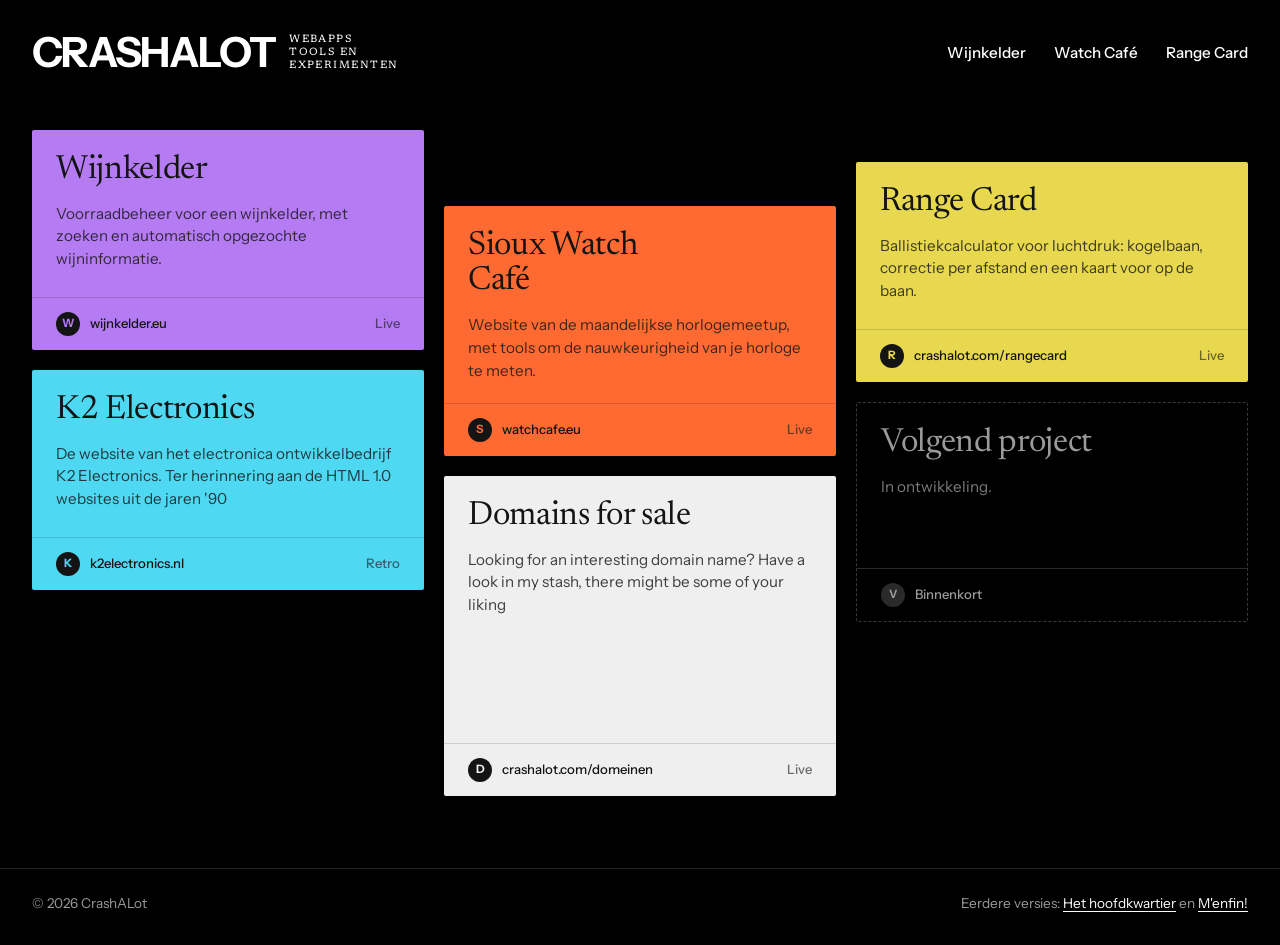
<file: index.html>
<!DOCTYPE html>
<html lang="nl">
<head>
    <meta charset="UTF-8">
    <meta name="viewport" content="width=device-width, initial-scale=1.0">
    <title>CrashALot | Projecten</title>
    <meta name="description" content="Een verzameling projecten: webapps, tools en experimenten.">
    <link rel="icon" href="data:image/svg+xml,<svg xmlns='http://www.w3.org/2000/svg' viewBox='0 0 100 100'><rect width='100' height='100' rx='18' fill='%23111'/><text x='50' y='68' font-family='Arial' font-weight='700' font-size='52' fill='%23ff6a33' text-anchor='middle'>C</text></svg>">
    <link rel="preconnect" href="https://fonts.googleapis.com">
    <link rel="preconnect" href="https://fonts.gstatic.com" crossorigin>
    <link href="https://fonts.googleapis.com/css2?family=Instrument+Sans:wght@400;500;700&family=Newsreader:opsz,wght@6..72,400;6..72,500&display=swap" rel="stylesheet">
    <style>
        /* =========================================================
           Tokens
           ========================================================= */
        :root {
            --zwart: #000;
            --wit: #fff;
            --tekst-donker: #141414;
            --gedempt: #9a9a9a;

            /* Tegelkleuren */
            --grijs: #cfcfcf;
            --gebroken-wit: #efefef;
            --geel: #e8d84f;
            --cyaan: #4fd8f2;
            --oranje: #ff6a33;
            --paars: #b57bf2;

            --serif: "Newsreader", "Iowan Old Style", Georgia, "Times New Roman", serif;
            --sans: "Instrument Sans", "Helvetica Neue", Arial, system-ui, sans-serif;

            --rand: clamp(16px, 3vw, 32px);
            --tussenruimte: clamp(12px, 1.6vw, 20px);
        }

        *, *::before, *::after { box-sizing: border-box; }

        html, body { margin: 0; }

        body {
            min-height: 100vh;
            display: flex;
            flex-direction: column;
            background: var(--zwart);
            color: var(--wit);
            font-family: var(--sans);
            font-size: 1rem;
            line-height: 1.5;
            -webkit-font-smoothing: antialiased;
        }

        a { color: inherit; }

        :focus-visible {
            outline: 2px solid var(--wit);
            outline-offset: 3px;
        }

        /* =========================================================
           Kop
           ========================================================= */
        .kop {
            display: flex;
            align-items: center;
            justify-content: space-between;
            flex-wrap: wrap;
            gap: 16px 32px;
            padding: clamp(20px, 3vw, 32px) var(--rand);
            max-width: 1320px;
            width: 100%;
            margin: 0 auto;
        }

        .merk {
            display: flex;
            align-items: center;
            gap: 14px;
            text-decoration: none;
        }

        .woordmerk {
            font-family: var(--sans);
            font-weight: 700;
            font-size: clamp(1.9rem, 4vw, 2.6rem);
            line-height: 1;
            letter-spacing: -0.04em;
        }

        .ondertitel {
            font-family: var(--serif);
            font-size: 0.66rem;
            line-height: 1.25;
            letter-spacing: 0.14em;
            text-transform: uppercase;
            color: var(--wit);
        }

        .navigatie ul {
            display: flex;
            flex-wrap: wrap;
            gap: 6px 28px;
            list-style: none;
            margin: 0;
            padding: 0;
        }

        .navigatie a {
            font-size: 0.95rem;
            font-weight: 500;
            text-decoration: none;
            color: var(--wit);
            padding: 4px 0;
            background: linear-gradient(currentColor, currentColor) 0 100% / 0 1px no-repeat;
            transition: background-size 0.25s ease;
        }
        .navigatie a:hover { background-size: 100% 1px; }

        /* =========================================================
           Tegelraster
           ========================================================= */
        main {
            flex: 1;
            width: 100%;
            max-width: 1320px;
            margin: 0 auto;
            padding: clamp(8px, 2vw, 24px) var(--rand) clamp(40px, 6vw, 72px);
        }

        .raster {
            display: flex;
            gap: var(--tussenruimte);
            align-items: flex-start;
        }

        .kolom {
            flex: 1 1 0;
            min-width: 0;
            display: flex;
            flex-direction: column;
            gap: var(--tussenruimte);
        }

        /* Verspringende kolommen, zoals in een collectie-overzicht */
        .kolom:nth-child(2) { margin-top: clamp(40px, 6vw, 88px); }
        .kolom:nth-child(3) { margin-top: clamp(16px, 2.5vw, 32px); }

        .tegel {
            position: relative;
            display: flex;
            flex-direction: column;
            min-height: 220px;
            padding: clamp(18px, 2vw, 24px) clamp(18px, 2vw, 24px) 0;
            background: var(--kleur, var(--grijs));
            color: var(--tekst-donker);
            border-radius: 2px;
            transition: filter 0.2s ease;
        }
        .tegel.hoog { min-height: 320px; }

        .tegel-titel {
            font-family: var(--serif);
            font-weight: 400;
            font-size: clamp(1.7rem, 2.6vw, 2.15rem);
            line-height: 1.05;
            letter-spacing: -0.01em;
            margin: 0;
            max-width: 12ch;
        }

        .tegel-tekst {
            font-size: 0.95rem;
            line-height: 1.5;
            margin: 14px 0 20px;
            max-width: 34ch;
            opacity: 0.8;
        }

        .tegel-voet {
            display: flex;
            align-items: center;
            gap: 10px;
            margin-top: auto;
            margin-left: calc(clamp(18px, 2vw, 24px) * -1);
            margin-right: calc(clamp(18px, 2vw, 24px) * -1);
            padding: 14px clamp(18px, 2vw, 24px);
            border-top: 1px solid rgba(0, 0, 0, 0.14);
            font-size: 0.82rem;
            font-weight: 500;
        }

        .rondje {
            flex: none;
            display: grid;
            place-items: center;
            width: 24px;
            height: 24px;
            border-radius: 50%;
            background: var(--tekst-donker);
            color: var(--kleur, var(--grijs));
            font-size: 0.72rem;
            font-weight: 700;
        }

        .label-rechts {
            margin-left: auto;
            opacity: 0.6;
            white-space: nowrap;
        }

        /* Hele tegel klikbaar via de titel-link */
        .tegel a {
            text-decoration: none;
        }
        .tegel a::after {
            content: "";
            position: absolute;
            inset: 0;
        }
        .tegel:has(a:hover) { filter: brightness(1.06); }
        .tegel:has(a:hover) .tegel-titel {
            text-decoration: underline;
            text-decoration-thickness: 1px;
            text-underline-offset: 5px;
        }
        .tegel a:focus-visible { outline: none; }
        .tegel:has(a:focus-visible) { outline: 2px solid var(--wit); outline-offset: 4px; }

        .tegel.stil { background: transparent; color: var(--gedempt); border: 1px dashed #3a3a3a; }
        .tegel.stil .tegel-voet { border-top-color: #2a2a2a; }
        .tegel.stil .rondje { background: #2a2a2a; color: var(--gedempt); }

        /* =========================================================
           Voet
           ========================================================= */
        .voet {
            display: flex;
            justify-content: space-between;
            flex-wrap: wrap;
            gap: 8px 24px;
            max-width: 1320px;
            width: 100%;
            margin: 0 auto;
            padding: 24px var(--rand) 32px;
            border-top: 1px solid #222;
            color: var(--gedempt);
            font-size: 0.85rem;
        }
        .voet a { color: var(--wit); text-underline-offset: 3px; }

        /* =========================================================
           Responsief
           ========================================================= */
        @media (max-width: 560px) {
            .kolom:nth-child(n) { margin-top: 0; }
            .tegel, .tegel.hoog { min-height: 0; }
            .tegel-titel { max-width: none; }
            .navigatie ul { gap: 6px 20px; }
        }

        @media (prefers-reduced-motion: reduce) {
            * { transition: none !important; }
        }
    </style>
</head>
<body>

    <header class="kop">
        <a class="merk" href="./" aria-label="CrashALot, naar de homepage">
            <span class="woordmerk">CRASHALOT</span>
            <span class="ondertitel" aria-hidden="true">Webapps<br>tools en<br>experimenten</span>
        </a>
        <nav class="navigatie" aria-label="Projecten">
            <ul id="navigatie"></ul>
        </nav>
    </header>

    <main>
        <h1 class="visueel-verborgen" style="position:absolute;width:1px;height:1px;overflow:hidden;clip:rect(0 0 0 0);white-space:nowrap">Projecten van CrashALot</h1>
        <div class="raster" id="raster"></div>

        <noscript>
            <ul>
                <li><a href="https://wijnkelder.eu">Wijnkelder</a></li>
                <li><a href="https://watchcafe.eu">Sioux Watch Café</a></li>
                <li><a href="rangecard/">Range Card</a></li>
                <li><a href="hoofdkwartier/">Het hoofdkwartier (archief)</a></li>
                <li><a href="guust/">M'enfin! Crash-a-lot (archief)</a></li>
            </ul>
        </noscript>
    </main>

    <footer class="voet">
        <span>&copy; <span id="jaar">2026</span> CrashALot</span>
        <span>Eerdere versies: <a href="hoofdkwartier/">Het hoofdkwartier</a> en <a href="guust/">M'enfin!</a></span>
    </footer>

    <script>
    (() => {
        /* =========================================================
           PROJECTEN — hier voeg je tegels toe of pas je ze aan.
           kleur: grijs, gebroken-wit, geel, cyaan, oranje, paars
           hoog: true maakt de tegel hoger
           nav:  true zet het project ook bovenin de navigatie
           Zonder url wordt het een stille tegel (niet klikbaar).
           ========================================================= */
        const PROJECTEN = [
            {
                titel: "Wijnkelder",
                tekst: "Voorraadbeheer voor een wijnkelder, met zoeken en automatisch opgezochte wijninformatie.",
                url: "https://wijnkelder.eu",
                label: "wijnkelder.eu",
                status: "Live",
                kleur: "paars",
                hoog: false,
                nav: true
            },
            {
                titel: "Sioux Watch Café",
                tekst: "Website van de maandelijkse horlogemeetup, met tools om de nauwkeurigheid van je horloge te meten.",
                url: "https://watchcafe.eu",
                label: "watchcafe.eu",
                status: "Live",
                kleur: "oranje",
                nav: true,
                navTitel: "Watch Café"
            },
            {
                titel: "Range Card",
                tekst: "Ballistiekcalculator voor luchtdruk: kogelbaan, correctie per afstand en een kaart voor op de baan.",
                url: "rangecard/",
                label: "crashalot.com/rangecard",
                status: "Live",
                kleur: "geel",
                hoog: false,
                nav: true
            },
            {
                titel: "K2 Electronics",
                tekst: "De website van het electronica ontwikkelbedrijf K2 Electronics. Ter herinnering aan de HTML 1.0 websites uit de jaren '90",
                url: "https://k2electronics.nl",
                label: "k2electronics.nl",
                status: "Retro",
                kleur: "cyaan",
                hoog: false,
                nav: false
            },   
            {
                titel: "Domains for sale",
                tekst: "Looking for an interesting domain name? Have a look in my stash, there might be some of your liking",
                url: "https://crashalot.com/domeinen",
                label: "crashalot.com/domeinen",
                status: "Live",
                kleur: "gebroken-wit",
                hoog: true,
                nav: false
            },      
    /*      {
                titel: "Het hoofdkwartier",
                tekst: "Vorige homepage: een geheime briefingruimte met onzichtbare inkt.",
                url: "hoofdkwartier/",
                label: "Archief",
                kleur: "grijs"
            },
            {
                titel: "M'enfin! Crash-a-lot",
                tekst: "De allereerste homepage, in stripstijl.",
                url: "guust/",
                label: "Archief",
                kleur: "gebroken-wit",
                hoog: true
            }, */
            {
                titel: "Volgend project",
                tekst: "In ontwikkeling.",
                label: "Binnenkort"
            }
        ];

        const $ = (s) => document.querySelector(s);
        const esc = (t) => String(t ?? "").replace(/[&<>"']/g, (c) => ({ "&": "&amp;", "<": "&lt;", ">": "&gt;", '"': "&quot;", "'": "&#39;" }[c]));

        $("#jaar").textContent = new Date().getFullYear();

        /* Navigatie */
        $("#navigatie").innerHTML = PROJECTEN
            .filter((p) => p.nav && p.url)
            .map((p) => `<li><a href="${esc(p.url)}">${esc(p.navTitel || p.titel)}</a></li>`)
            .join("");

        /* Tegels */
        function maakTegel(p) {
            const art = document.createElement("article");
            art.className = "tegel" + (p.hoog ? " hoog" : "") + (p.url ? "" : " stil");
            if (p.url && p.kleur) art.style.setProperty("--kleur", `var(--${p.kleur})`);

            const titel = p.url
                ? `<a href="${esc(p.url)}">${esc(p.titel)}</a>`
                : esc(p.titel);

            art.innerHTML = `
                <h2 class="tegel-titel">${titel}</h2>
                ${p.tekst ? `<p class="tegel-tekst">${esc(p.tekst)}</p>` : ""}
                <div class="tegel-voet">
                    <span class="rondje" aria-hidden="true">${esc(p.titel.replace(/[^A-Za-zÀ-ÿ]/g, "").charAt(0).toUpperCase())}</span>
                    <span>${esc(p.label)}</span>
                    ${p.status ? `<span class="label-rechts">${esc(p.status)}</span>` : ""}
                </div>`;
            return art;
        }

        const raster = $("#raster");
        const tegels = PROJECTEN.map(maakTegel);

        function aantalKolommen() {
            const b = window.innerWidth;
            if (b <= 560) return 1;
            if (b <= 900) return 2;
            return 3;
        }

        let huidig = 0;
        function verdeel() {
            const n = aantalKolommen();
            if (n === huidig) return;
            huidig = n;
            raster.innerHTML = "";
            const kolommen = Array.from({ length: n }, () => {
                const k = document.createElement("div");
                k.className = "kolom";
                raster.appendChild(k);
                return k;
            });
            /* Van links naar rechts vullen, rij voor rij: leesvolgorde blijft logisch */
            tegels.forEach((t, i) => kolommen[i % n].appendChild(t));
        }

        verdeel();
        window.addEventListener("resize", verdeel);
    })();
    </script>

</body>
</html>
</file>
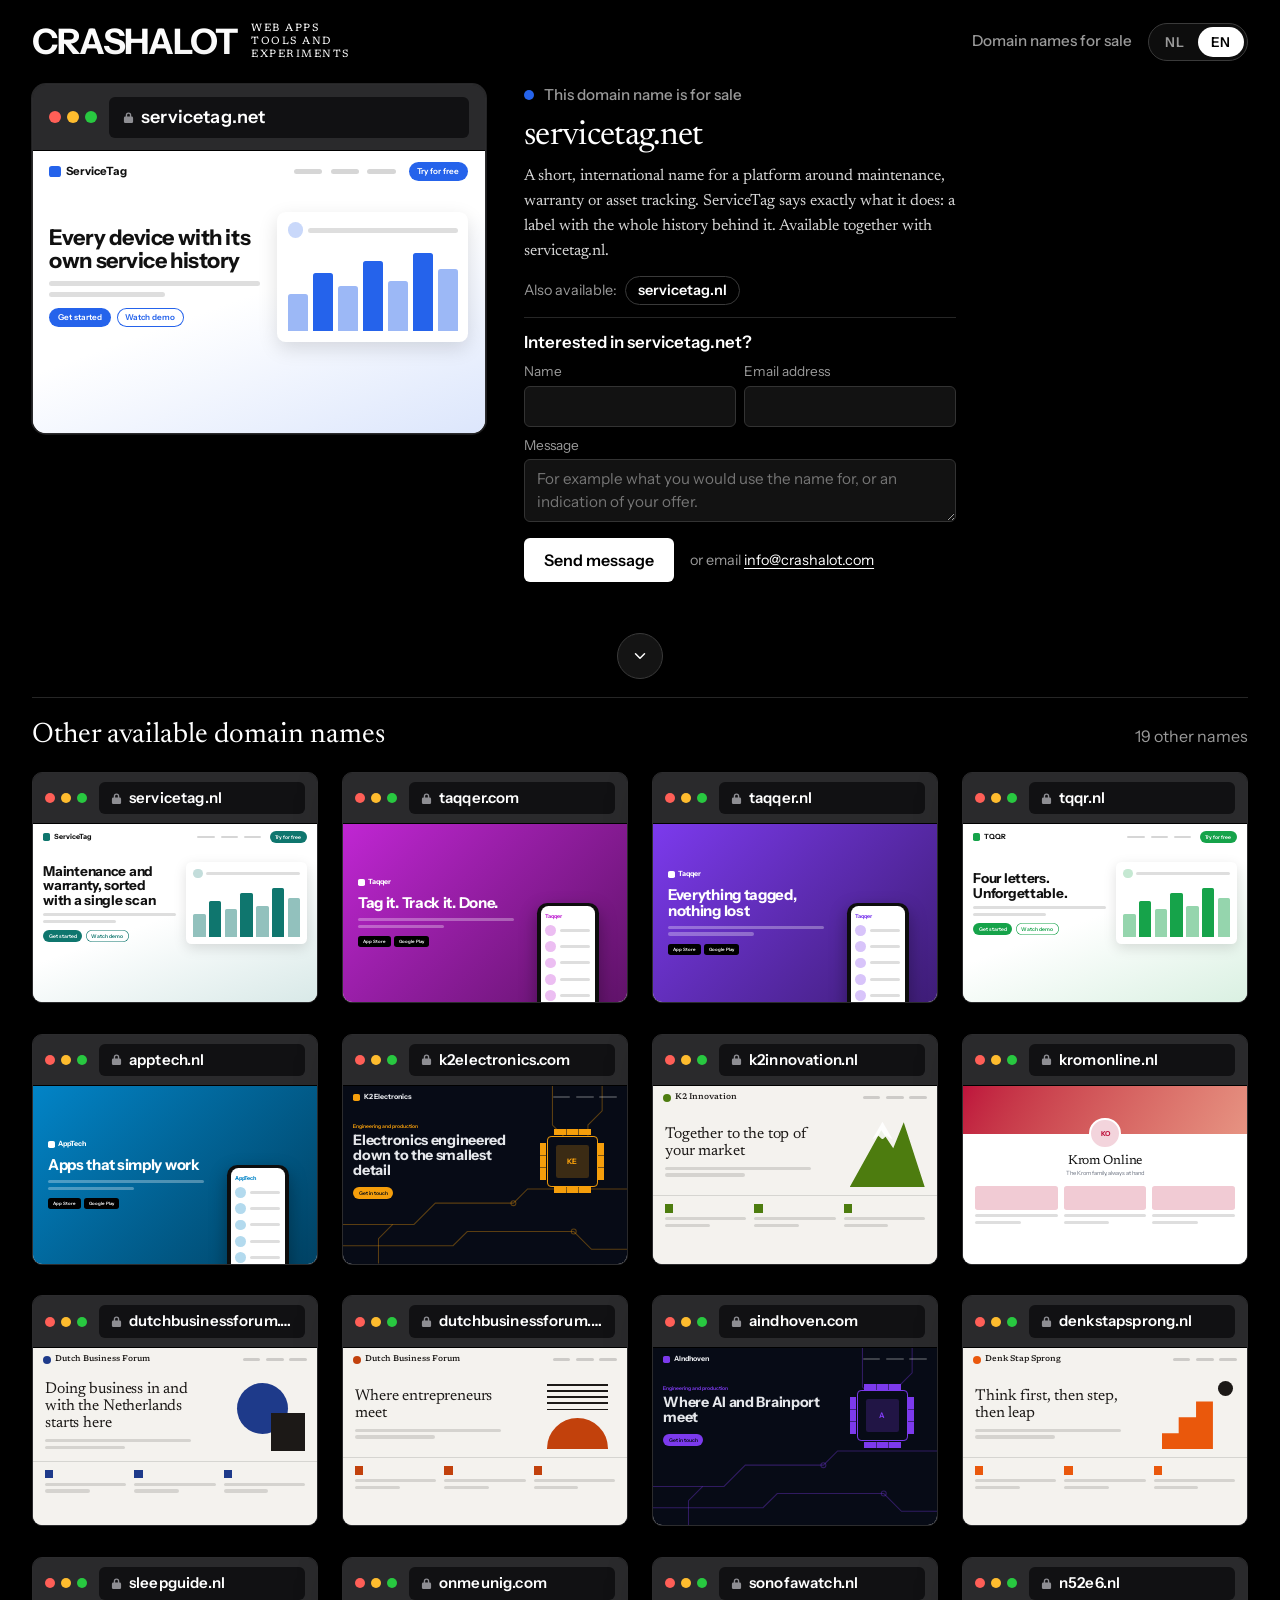
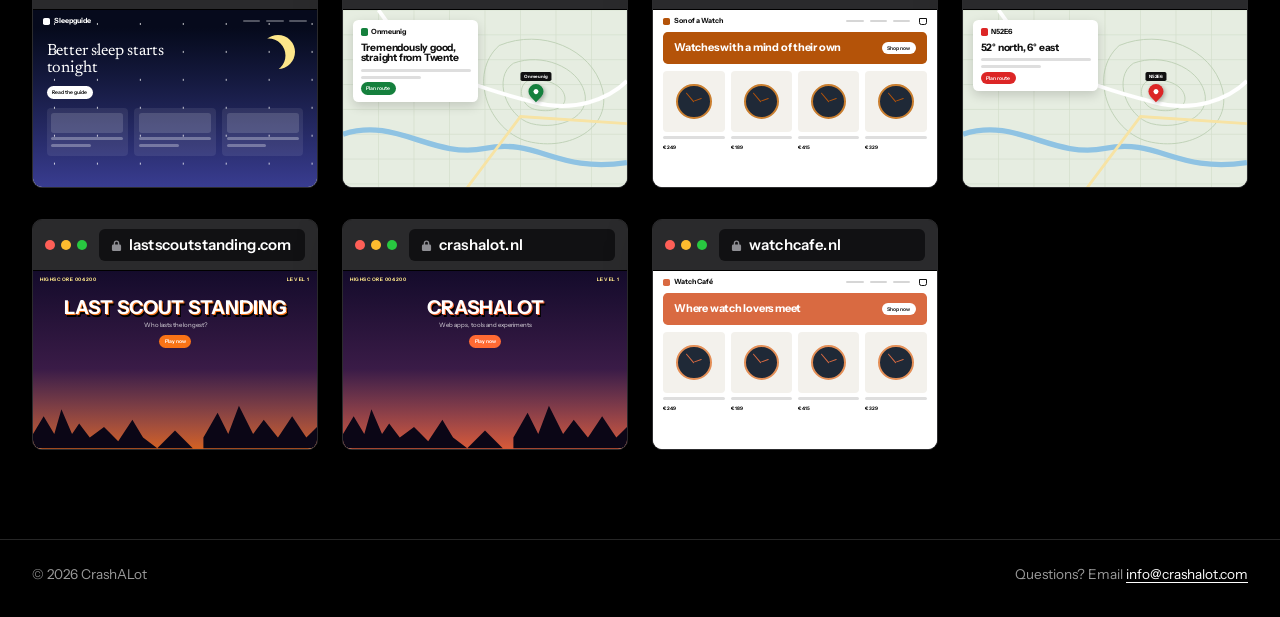
<file: domeinen/index.html>
<!DOCTYPE html>
<html lang="nl">
<head>
    <meta charset="UTF-8">
    <meta name="viewport" content="width=device-width, initial-scale=1.0">
    <title>Domeinnaam te koop | CrashALot</title>
    <meta name="description" content="Deze domeinnaam is te koop. Neem contact op of bekijk andere beschikbare domeinnamen.">
    <link rel="icon" href="data:image/svg+xml,<svg xmlns='http://www.w3.org/2000/svg' viewBox='0 0 100 100'><rect width='100' height='100' rx='18' fill='%23000'/><text x='50' y='68' font-family='Arial' font-weight='700' font-size='52' fill='%23ff6a33' text-anchor='middle'>C</text></svg>">
    <link rel="preconnect" href="https://fonts.googleapis.com">
    <link rel="preconnect" href="https://fonts.gstatic.com" crossorigin>
    <link href="https://fonts.googleapis.com/css2?family=Instrument+Sans:wght@400;500;600;700&family=Newsreader:opsz,wght@6..72,400;6..72,500&display=swap" rel="stylesheet">
    <style>
        /* =========================================================
           Tokens (zelfde huisstijl als de homepage)
           ========================================================= */
        :root {
            --zwart: #000;
            --wit: #fff;
            --gedempt: #9a9a9a;
            --lijn: #262626;
            --veld: #121212;

            --serif: "Newsreader", "Iowan Old Style", Georgia, "Times New Roman", serif;
            --sans: "Instrument Sans", "Helvetica Neue", Arial, system-ui, sans-serif;

            --rand: clamp(16px, 3vw, 32px);
        }

        *, *::before, *::after { box-sizing: border-box; }
        html, body { margin: 0; }

        body {
            min-height: 100vh;
            display: flex;
            flex-direction: column;
            background: var(--zwart);
            color: var(--wit);
            font-family: var(--sans);
            line-height: 1.5;
            -webkit-font-smoothing: antialiased;
        }

        a { color: inherit; }
        :focus-visible { outline: 2px solid var(--wit); outline-offset: 3px; }

        .verborgen {
            position: absolute; width: 1px; height: 1px; overflow: hidden;
            clip: rect(0 0 0 0); white-space: nowrap;
        }

        /* =========================================================
           Kop en voet
           ========================================================= */
        .paginakop, .voet, main {
            width: 100%;
            max-width: 1320px;
            margin: 0 auto;
            padding-left: var(--rand);
            padding-right: var(--rand);
        }

        .paginakop {
            display: flex;
            align-items: center;
            justify-content: space-between;
            flex-wrap: wrap;
            gap: 12px 32px;
            padding-top: clamp(16px, 2vw, 22px);
            padding-bottom: clamp(16px, 2vw, 22px);
        }

        .merk {
            display: flex;
            align-items: center;
            gap: 14px;
            text-decoration: none;
        }
        .woordmerk {
            font-weight: 700;
            font-size: clamp(1.6rem, 3.4vw, 2.2rem);
            line-height: 1;
            letter-spacing: -0.04em;
        }
        .ondertitel {
            font-family: var(--serif);
            font-size: 0.66rem;
            line-height: 1.25;
            letter-spacing: 0.14em;
            text-transform: uppercase;
        }

        .kop-rechts {
            font-size: 0.95rem;
            font-weight: 500;
            color: var(--gedempt);
        }
        .kop-rechts a { color: var(--wit); text-underline-offset: 3px; }

        main { flex: 1; padding-bottom: clamp(48px, 7vw, 96px); }

        .voet {
            display: flex;
            justify-content: space-between;
            flex-wrap: wrap;
            gap: 8px 24px;
            padding-top: 24px;
            padding-bottom: 32px;
            border-top: 1px solid var(--lijn);
            color: var(--gedempt);
            font-size: 0.85rem;
        }
        .voet a { color: var(--wit); text-underline-offset: 3px; }

        /* Taalkeuze */
        .kop-rechts-groep {
            display: flex;
            align-items: center;
            gap: 16px;
            flex-wrap: wrap;
        }

        .taalkeuze {
            position: relative;
            display: inline-flex;
            padding: 3px;
            border: 1px solid #3a3a3a;
            border-radius: 999px;
            background: #0d0d0d;
        }
        .taalkeuze .schuif {
            position: absolute;
            top: 3px;
            bottom: 3px;
            left: 3px;
            width: calc(50% - 3px);
            border-radius: 999px;
            background: var(--wit);
            transition: transform 0.22s ease;
        }
        .taalkeuze[data-taal="en"] .schuif { transform: translateX(100%); }
        .taalkeuze button {
            position: relative;
            z-index: 1;
            font: inherit;
            font-size: 0.85rem;
            font-weight: 600;
            letter-spacing: 0.04em;
            min-width: 46px;
            padding: 5px 4px;
            color: var(--gedempt);
            background: none;
            border: 0;
            border-radius: 999px;
            cursor: pointer;
            transition: color 0.22s ease;
        }
        .taalkeuze button[aria-pressed="true"] { color: var(--zwart); }

        /* Bolletje met chevron naar de andere domeinnamen */
        .naar-beneden {
            display: grid;
            place-items: center;
            width: 46px;
            height: 46px;
            margin: 0 auto clamp(14px, 2vw, 18px);
            color: var(--wit);
            background: #141414;
            border: 1px solid #3a3a3a;
            border-radius: 50%;
            cursor: pointer;
            animation: wipp 2.6s ease-in-out infinite;
        }
        .naar-beneden:hover { background: #222; border-color: var(--wit); }
        .naar-beneden svg { width: 18px; height: 18px; fill: none; stroke: currentColor; stroke-width: 2; stroke-linecap: round; stroke-linejoin: round; }
        .naar-beneden[hidden] { display: none; }

        @keyframes wipp {
            0%, 62%, 100% { transform: translateY(0); }
            72% { transform: translateY(6px); }
            82% { transform: translateY(0); }
        }

        /* =========================================================
           Het browservenster
           ========================================================= */
        .venster {
            display: block;
            background: #1d1d1f;
            border: 1px solid #2c2c2e;
            border-radius: 10px;
            overflow: hidden;
            box-shadow: 0 18px 40px rgba(0, 0, 0, 0.55);
            text-decoration: none;
            color: var(--wit);
        }

        .venster-balk {
            display: flex;
            align-items: center;
            gap: 12px;
            padding: 9px 12px;
            background: #2a2a2c;
            border-bottom: 1px solid #000;
        }

        .stipjes { display: flex; gap: 6px; flex: none; }
        .stipjes i { width: 10px; height: 10px; border-radius: 50%; background: #ff5f57; }
        .stipjes i:nth-child(2) { background: #febc2e; }
        .stipjes i:nth-child(3) { background: #28c840; }

        .adres {
            flex: 1;
            min-width: 0;
            display: flex;
            align-items: center;
            gap: 7px;
            padding: 5px 12px;
            background: #111113;
            border-radius: 6px;
            font-size: 15px;
            font-weight: 600;
            letter-spacing: 0.01em;
            color: var(--wit);
        }
        .adres svg { flex: none; width: 11px; height: 11px; fill: #8e8e93; }
        .adres span { overflow: hidden; text-overflow: ellipsis; white-space: nowrap; }

        .scherm {
            position: relative;
            aspect-ratio: 16 / 10;
            container-type: inline-size;
            overflow: hidden;
            background: #fff;
        }
        .scherm img {
            position: absolute; inset: 0;
            width: 100%; height: 100%;
            object-fit: cover; object-position: top;
        }

        /* =========================================================
           Uitgelicht domein
           ========================================================= */
        .uitgelicht {
            display: grid;
            grid-template-columns: minmax(0, 1.05fr) minmax(0, 1fr);
            gap: clamp(20px, 3vw, 44px);
            align-items: start;
            width: 100%;
            max-width: 76%;
            padding: 0 0 clamp(16px, 2vw, 24px);
        }

        .uitgelicht .venster {
            border-radius: 14px;
            box-shadow: 0 30px 80px rgba(0, 0, 0, 0.7), 0 0 0 1px #2c2c2e;
        }
        .uitgelicht .venster-balk { padding: 12px 16px; }
        .uitgelicht .stipjes i { width: 12px; height: 12px; }
        .uitgelicht .adres { font-size: clamp(15px, 1.6vw, 18px); padding: 7px 14px; }

        .status {
            display: flex;
            align-items: center;
            gap: 10px;
            margin: 0 0 14px;
            font-size: 0.95rem;
            font-weight: 500;
            color: var(--gedempt);
        }
        .status i {
            width: 10px; height: 10px; border-radius: 50%;
            background: var(--accent, #28c840);
        }

        .domein-titel {
            font-family: var(--serif);
            font-weight: 400;
            font-size: clamp(1.8rem, 2.6vw, 2.3rem);
            line-height: 1.02;
            letter-spacing: -0.02em;
            margin: 0 0 10px;
            overflow-wrap: anywhere;
        }
        .domein-titel:focus { outline: none; }

        .domein-tekst {
            font-family: var(--serif);
            font-size: clamp(1rem, 1.15vw, 1.1rem);
            line-height: 1.55;
            color: #d6d6d6;
            margin: 0 0 12px;
            max-width: 52ch;
        }

        .ook {
            display: flex;
            flex-wrap: wrap;
            align-items: center;
            gap: 8px;
            margin: 0 0 12px;
            font-size: 0.9rem;
            color: var(--gedempt);
        }
        .ook button {
            font: inherit;
            font-weight: 600;
            color: var(--wit);
            background: none;
            border: 1px solid #3a3a3a;
            border-radius: 999px;
            padding: 3px 12px;
            cursor: pointer;
        }
        .ook button:hover { border-color: var(--wit); }

        /* Formulier */
        .formulier {
            border-top: 1px solid var(--lijn);
            padding-top: 12px;
        }
        .formulier h2 {
            font-size: 1.05rem;
            font-weight: 600;
            margin: 0 0 6px;
        }

        .velden {
            display: grid;
            grid-template-columns: 1fr 1fr;
            gap: 8px;
        }
        .veld-breed { grid-column: 1 / -1; }

        label {
            display: block;
            font-size: 0.85rem;
            color: var(--gedempt);
            margin-bottom: 4px;
        }

        input, textarea {
            width: 100%;
            font: inherit;
            font-size: 0.95rem;
            color: var(--wit);
            background: var(--veld);
            border: 1px solid #333;
            border-radius: 6px;
            padding: 8px 12px;
        }
        textarea { min-height: 54px; resize: vertical; }

        select {
            width: 100%;
            font: inherit;
            font-size: 0.95rem;
            color: var(--wit);
            background: var(--veld);
            border: 1px solid #333;
            border-radius: 6px;
            padding: 8px 12px;
        }
        select:focus-visible { outline: none; border-color: var(--wit); }

        .huur-regel {
            margin: 0 0 12px;
            font-size: 0.95rem;
            line-height: 1.5;
            color: var(--gedempt);
            max-width: 52ch;
        }
        input:focus-visible, textarea:focus-visible { outline: none; border-color: var(--wit); }

        .versturen {
            display: flex;
            align-items: center;
            flex-wrap: wrap;
            gap: 10px 16px;
            margin-top: 10px;
        }

        .knop {
            font: inherit;
            font-weight: 600;
            color: var(--zwart);
            background: var(--wit);
            border: 0;
            border-radius: 6px;
            padding: 10px 20px;
            cursor: pointer;
        }
        .knop:hover { background: #e5e5e5; }
        .knop:disabled { opacity: 0.6; cursor: default; }

        .direct { font-size: 0.9rem; color: var(--gedempt); }
        .direct a { color: var(--wit); text-underline-offset: 3px; }

        .melding { margin: 8px 0 0; font-size: 0.95rem; min-height: 1.2em; }
        .melding.fout { color: #ff8a80; }

        /* =========================================================
           Suggesties
           ========================================================= */
        .suggesties-kop {
            display: flex;
            align-items: baseline;
            justify-content: space-between;
            flex-wrap: wrap;
            gap: 8px 24px;
            border-top: 1px solid var(--lijn);
            padding-top: 16px;
            margin-bottom: 16px;
        }
        .suggesties-kop h2 {
            font-family: var(--serif);
            font-weight: 400;
            font-size: clamp(1.4rem, 2.2vw, 1.8rem);
            margin: 0;
        }
        .suggesties-kop p { margin: 0; color: var(--gedempt); }

        .suggesties {
            display: grid;
            grid-template-columns: repeat(auto-fill, minmax(270px, 1fr));
            gap: clamp(20px, 2.4vw, 32px) clamp(16px, 2vw, 24px);
            list-style: none;
            margin: 0;
            padding: 0;
        }

        .suggesties .venster { transition: transform 0.2s ease, box-shadow 0.2s ease; }
        .suggesties .venster:hover {
            transform: translateY(-4px);
            box-shadow: 0 26px 50px rgba(0, 0, 0, 0.7), 0 0 0 1px #555;
        }
        .suggesties .venster:focus-visible { outline-offset: 4px; }

        .laden { color: var(--gedempt); padding: 40px 0; }

        /* Nieuw uitgelicht domein komt kort in beeld */
        .uitgelicht.wissel .venster { animation: wissel 0.45s cubic-bezier(.2, .8, .3, 1); }
        .uitgelicht.wissel .tekst-kolom { animation: wissel 0.45s 0.06s cubic-bezier(.2, .8, .3, 1) both; }
        @keyframes wissel {
            from { opacity: 0; transform: translateY(14px); }
            to   { opacity: 1; transform: none; }
        }

        @media (max-width: 1100px) {
            .uitgelicht { max-width: 100%; }
        }
        @media (max-width: 860px) {
            .uitgelicht { grid-template-columns: 1fr; }
            .naar-beneden { animation: none; }
        }
        @media (max-width: 480px) {
            .velden { grid-template-columns: 1fr; }
        }
        @media (prefers-reduced-motion: reduce) {
            *, *::before, *::after { animation: none !important; transition: none !important; }
        }

        /* =========================================================
           NEP-WEBSITES (sjablonen)
           Alles schaalt mee met de breedte van het scherm (cqw),
           dus hetzelfde sjabloon werkt groot en klein.
           ========================================================= */
        .p {
            --c: #2563eb;
            position: absolute;
            inset: 0;
            overflow: hidden;
            font-family: var(--sans);
            font-size: 2.4cqw;
            line-height: 1.2;
            color: #111;
            text-align: left;
        }
        .p * { box-sizing: border-box; }

        .p .balk {
            display: block;
            height: 0.45em;
            border-radius: 1em;
            background: rgba(0, 0, 0, 0.13);
            margin-bottom: 0.55em;
        }
        .p .balk.licht { background: rgba(255, 255, 255, 0.3); }
        .p .kort { width: 55%; }

        .p .nav {
            position: relative;
            display: flex;
            align-items: center;
            gap: 1.2em;
            padding: 1em 1.5em;
        }
        .p .logo {
            display: flex;
            align-items: center;
            gap: 0.45em;
            font-weight: 700;
            font-size: 1.05em;
            white-space: nowrap;
        }
        .p .logo i { width: 1em; height: 1em; border-radius: 0.25em; background: var(--c); }
        .p .logo.licht i { background: #fff; }
        .p .links { display: flex; gap: 0.8em; margin-left: auto; }
        .p .links b { width: 2.6em; height: 0.4em; border-radius: 1em; background: rgba(0, 0, 0, 0.16); }
        .p .links.licht b { background: rgba(255, 255, 255, 0.3); }

        .p .knopje {
            display: inline-block;
            background: var(--c);
            color: #fff;
            font-weight: 600;
            font-size: 0.75em;
            padding: 0.6em 1.1em;
            border-radius: 2em;
            white-space: nowrap;
        }
        .p .knopje.rand { background: transparent; color: var(--c); box-shadow: inset 0 0 0 0.12em var(--c); }
        .p .knopje.wit { background: #fff; color: #111; }

        .p .kop {
            font-size: 2em;
            font-weight: 700;
            line-height: 1.05;
            letter-spacing: -0.02em;
            margin-bottom: 0.45em;
        }
        .p .serif { font-family: var(--serif); font-weight: 400; letter-spacing: -0.01em; }

        /* ---------- saas ---------- */
        .p-saas { background: linear-gradient(160deg, #fff 50%, color-mix(in srgb, var(--c) 16%, #fff)); }
        .p-saas .hero {
            display: grid;
            grid-template-columns: 1.1fr 1fr;
            gap: 1.6em;
            align-items: center;
            padding: 1.8em 1.5em 0;
        }
        .p-saas .knoppen { display: flex; gap: 0.5em; margin-top: 1em; }
        .p-saas .paneel {
            background: #fff;
            border-radius: 0.8em;
            box-shadow: 0 0.6em 1.8em rgba(0, 0, 0, 0.13);
            padding: 1em;
            height: 12em;
            display: flex;
            flex-direction: column;
        }
        .p-saas .paneel-kop { display: flex; gap: 0.5em; align-items: center; }
        .p-saas .paneel-kop i { width: 1.4em; height: 1.4em; border-radius: 50%; background: color-mix(in srgb, var(--c) 25%, #fff); }
        .p-saas .paneel-kop .balk { flex: 1; margin: 0; }
        .p-saas .staven { flex: 1; display: flex; align-items: flex-end; gap: 0.5em; margin-top: 1em; }
        .p-saas .staven i { flex: 1; background: var(--c); border-radius: 0.25em 0.25em 0 0; }
        .p-saas .staven i:nth-child(odd) { opacity: 0.45; }

        /* ---------- app ---------- */
        .p-app {
            background: linear-gradient(135deg, var(--c), color-mix(in srgb, var(--c) 50%, #000));
            color: #fff;
            display: grid;
            grid-template-columns: 1.25fr 0.75fr;
            gap: 1em;
            padding: 0 1.8em 0 2.2em;
        }
        .p-app .app-tekst { align-self: center; }
        .p-app .logo { margin-bottom: 1.2em; }
        .p-app .kop { font-size: 2.2em; }
        .p-app .stores { display: flex; gap: 0.5em; margin-top: 1.2em; }
        .p-app .stores span {
            background: #000; color: #fff;
            font-size: 0.65em; font-weight: 600;
            padding: 0.7em 1.1em; border-radius: 0.6em;
        }
        .p-app .telefoon {
            align-self: end;
            justify-self: center;
            width: 9em;
            height: 18.5em;
            margin-bottom: -4em;
            background: #0d0d0d;
            border-radius: 1.5em;
            padding: 0.5em;
            box-shadow: 0 1em 2.5em rgba(0, 0, 0, 0.35);
        }
        .p-app .tel-scherm {
            height: 100%;
            background: #fff;
            border-radius: 1.1em;
            padding: 1em 0.7em;
            color: #111;
        }
        .p-app .tel-kop { font-weight: 700; font-size: 0.8em; color: var(--c); margin-bottom: 1em; }
        .p-app .rij { display: flex; align-items: center; gap: 0.5em; margin-bottom: 0.8em; }
        .p-app .rij i { flex: none; width: 1.6em; height: 1.6em; border-radius: 50%; background: color-mix(in srgb, var(--c) 30%, #fff); }
        .p-app .rij .balk { flex: 1; margin: 0; }

        /* ---------- tech ---------- */
        .p-tech { background: #070b16; color: #e5e7eb; }
        .p-tech .printplaat { position: absolute; inset: 0; width: 100%; height: 100%; }
        .p-tech .printplaat path, .p-tech .printplaat circle { stroke: var(--c); fill: none; opacity: 0.35; }
        .p-tech .links b { background: rgba(255, 255, 255, 0.22); }
        .p-tech .tech-hero {
            position: relative;
            display: grid;
            grid-template-columns: 1.3fr 0.7fr;
            gap: 1.5em;
            align-items: center;
            padding: 2.2em 1.5em 0;
        }
        .p-tech .regel { font-size: 0.75em; color: var(--c); margin-bottom: 0.8em; font-weight: 600; }
        .p-tech .kop { font-size: 2.1em; }
        .p-tech .knopje { color: #070b16; margin-top: 0.4em; }
        .p-tech .chip {
            position: relative;
            justify-self: center;
            width: 7.5em;
            height: 7.5em;
            border: 0.15em solid var(--c);
            border-radius: 0.6em;
            display: grid;
            place-items: center;
            background: #070b16;
        }
        .p-tech .chip::before, .p-tech .chip::after {
            content: "";
            position: absolute;
            border: 0 dashed var(--c);
        }
        .p-tech .chip::before { left: 0.9em; right: 0.9em; top: -1.1em; bottom: -1.1em; border-top-width: 0.9em; border-bottom-width: 0.9em; }
        .p-tech .chip::after { top: 0.9em; bottom: 0.9em; left: -1.1em; right: -1.1em; border-left-width: 0.9em; border-right-width: 0.9em; }
        .p-tech .kern {
            width: 4.4em;
            height: 4.4em;
            border-radius: 0.3em;
            background: color-mix(in srgb, var(--c) 22%, #070b16);
            display: grid;
            place-items: center;
            font-weight: 700;
            color: var(--c);
            font-size: 1.1em;
        }

        /* ---------- bureau ---------- */
        .p-bureau { background: #f4f2ee; color: #1c1917; }
        .p-bureau .logo { font-family: var(--serif); font-weight: 500; font-size: 1.2em; }
        .p-bureau .logo i { border-radius: 50%; }
        .p-bureau .bureau-hero {
            display: grid;
            grid-template-columns: 1.4fr 1fr;
            gap: 1.5em;
            align-items: center;
            padding: 1.4em 1.8em 1.2em;
        }
        .p-bureau .kop { font-size: 2.3em; line-height: 1.08; }
        .p-bureau .vormen { position: relative; height: 10em; }
        .p-bureau .vormen i { position: absolute; }
        /* variant 1: cirkel en blok */
        .p-bureau .v1 .a { right: 2.4em; top: 0; width: 7.5em; height: 7.5em; border-radius: 50%; background: var(--c); }
        .p-bureau .v1 .b { right: 0; bottom: 0; width: 5em; height: 5.5em; background: #1c1917; }
        /* variant 0: bergtoppen */
        .p-bureau .v0 .a { right: 0; bottom: 0; width: 11em; height: 9.5em; background: var(--c); clip-path: polygon(0 100%, 42% 12%, 58% 40%, 72% 0, 100% 100%); }
        .p-bureau .v0 .b { right: 4.7em; top: 0.4em; width: 3em; height: 2.6em; background: #fff; clip-path: polygon(50% 0, 100% 100%, 70% 80%, 50% 100%, 30% 80%, 0 100%); opacity: 0.9; }
        /* variant 2: boog met lijnen */
        .p-bureau .v2 .a { right: 1em; bottom: 0; width: 9em; height: 4.5em; border-radius: 9em 9em 0 0; background: var(--c); }
        .p-bureau .v2 .b { right: 1em; top: 0.5em; width: 9em; height: 4em; background: repeating-linear-gradient(180deg, #1c1917 0 0.25em, transparent 0.25em 0.9em); }
        /* variant 3: trap met een sprong */
        .p-bureau .v3 .a { right: 3.2em; bottom: 0; width: 7.5em; height: 7em; background: var(--c); clip-path: polygon(0 100%, 0 67%, 33% 67%, 33% 33%, 67% 33%, 67% 0, 100% 0, 100% 100%); }
        .p-bureau .v3 .b { right: 0.2em; top: 0; width: 2.2em; height: 2.2em; border-radius: 50%; background: #1c1917; }
        .p-bureau .diensten {
            display: grid;
            grid-template-columns: repeat(3, 1fr);
            gap: 1.2em;
            padding: 1.2em 1.8em;
            border-top: 0.08em solid rgba(0, 0, 0, 0.12);
        }
        .p-bureau .diensten i { display: block; width: 1.2em; height: 1.2em; background: var(--c); margin-bottom: 0.7em; }

        /* ---------- slaap ---------- */
        .p-slaap {
            background: linear-gradient(180deg, #060a1c 10%, color-mix(in srgb, var(--c) 55%, #060a1c) 100%);
            color: #fff;
        }
        .p-slaap .sterren {
            position: absolute; inset: 0;
            background-image:
                radial-gradient(circle, rgba(255,255,255,.9) 0.07em, transparent 0.09em),
                radial-gradient(circle, rgba(255,255,255,.6) 0.05em, transparent 0.07em);
            background-size: 6.3em 4.1em, 3.7em 5.3em;
            background-position: 0 0, 1.9em 2.2em;
        }
        .p-slaap .maan {
            position: absolute;
            right: 3.2em;
            top: 3.6em;
            width: 5em;
            height: 5em;
            border-radius: 50%;
            box-shadow: inset -1.4em 0.5em 0 0 #fde68a;
        }
        .p-slaap .slaap-hero { position: relative; padding: 1.6em 2em 1.4em; max-width: 64%; }
        .p-slaap .kop { font-size: 2.4em; }
        .p-slaap .knopje { margin-top: 0.3em; }
        .p-slaap .artikelen { position: relative; display: grid; grid-template-columns: repeat(3, 1fr); gap: 0.9em; padding: 0 2em; }
        .p-slaap .artikelen > div { background: rgba(255, 255, 255, 0.08); border-radius: 0.6em; padding: 0.7em; }
        .p-slaap .artikelen i { display: block; height: 3em; border-radius: 0.4em; background: rgba(255, 255, 255, 0.14); margin-bottom: 0.6em; }

        /* ---------- horloges ---------- */
        .p-horloges { background: #fff; }
        .p-horloges .mandje { width: 1.2em; height: 1em; border: 0.15em solid #111; border-radius: 0 0 0.35em 0.35em; }
        .p-horloges .banner {
            margin: 0 1.5em;
            background: var(--c);
            color: #fff;
            border-radius: 0.7em;
            padding: 1.4em 1.6em;
            display: flex;
            align-items: center;
            justify-content: space-between;
            gap: 1em;
        }
        .p-horloges .banner .kop { font-size: 1.6em; margin: 0; max-width: 72%; }
        .p-horloges .producten { display: grid; grid-template-columns: repeat(4, 1fr); gap: 0.9em; padding: 1.1em 1.5em; }
        .p-horloges .product {
            aspect-ratio: 1;
            background: #f3f1ec;
            border-radius: 0.6em;
            display: grid;
            place-items: center;
            margin-bottom: 0.6em;
        }
        .p-horloges .wijzerplaat {
            position: relative;
            width: 58%;
            aspect-ratio: 1;
            border-radius: 50%;
            background: #fff;
            border: 0.4em solid #27272a;
        }
        .p-horloges .product:nth-child(odd) .wijzerplaat { background: #1f2937; border-color: color-mix(in srgb, var(--c) 70%, #fde68a); }
        .p-horloges .wijzerplaat::before, .p-horloges .wijzerplaat::after {
            content: "";
            position: absolute;
            left: 50%;
            bottom: 50%;
            width: 0.18em;
            background: var(--c);
            transform-origin: 50% 100%;
            border-radius: 1em;
        }
        .p-horloges .wijzerplaat::before { height: 38%; transform: translateX(-50%) rotate(-40deg); }
        .p-horloges .wijzerplaat::after { height: 26%; transform: translateX(-50%) rotate(70deg); }
        .p-horloges .prijs { font-size: 0.7em; font-weight: 700; }

        /* ---------- kaart ---------- */
        .p-kaart { background: #e6ede1; }
        .p-kaart .landkaart { position: absolute; inset: 0; width: 100%; height: 100%; }
        .p-kaart .pin {
            position: absolute;
            left: 68%;
            top: 50%;
            display: flex;
            flex-direction: column;
            align-items: center;
            transform: translate(-50%, -100%);
        }
        .p-kaart .pin span {
            background: #111; color: #fff;
            font-size: 0.65em; font-weight: 700;
            padding: 0.4em 0.8em; border-radius: 0.4em;
            margin-bottom: 0.7em;
            white-space: nowrap;
        }
        .p-kaart .pin i {
            position: relative;
            width: 2.2em; height: 2.2em;
            background: var(--c);
            border-radius: 50% 50% 50% 0;
            transform: rotate(-45deg);
            box-shadow: 0 0.3em 0.7em rgba(0, 0, 0, 0.3);
        }
        .p-kaart .pin i::after {
            content: "";
            position: absolute;
            inset: 32%;
            background: #fff;
            border-radius: 50%;
        }
        .p-kaart .kaartje {
            position: absolute;
            left: 1.5em;
            top: 1.5em;
            width: 44%;
            background: #fff;
            border-radius: 0.8em;
            padding: 1.1em;
            box-shadow: 0 0.6em 1.6em rgba(0, 0, 0, 0.16);
        }
        .p-kaart .kaartje .logo { margin-bottom: 0.9em; }
        .p-kaart .kaartje .kop { font-size: 1.5em; }

        /* ---------- persoonlijk ---------- */
        .p-persoonlijk { background: #fff; text-align: center; }
        .p-persoonlijk .omslag { height: 7em; background: linear-gradient(120deg, var(--c), color-mix(in srgb, var(--c) 35%, #fcd9a8)); }
        .p-persoonlijk .avatar {
            width: 4.6em; height: 4.6em;
            margin: -2.3em auto 0;
            border-radius: 50%;
            border: 0.3em solid #fff;
            background: color-mix(in srgb, var(--c) 18%, #fff);
            color: var(--c);
            font-weight: 700;
            display: grid; place-items: center;
        }
        .p-persoonlijk .naam { font-size: 1.9em; margin-top: 0.25em; }
        .p-persoonlijk .sub { font-size: 0.85em; color: #6b7280; margin: 0.3em 3em 0; }
        .p-persoonlijk .posts { display: grid; grid-template-columns: repeat(3, 1fr); gap: 0.9em; padding: 1.3em 1.8em; text-align: left; }
        .p-persoonlijk .posts i { display: block; height: 3.6em; border-radius: 0.4em; background: color-mix(in srgb, var(--c) 22%, #fff); margin-bottom: 0.6em; }

        /* ---------- game ---------- */
        .p-game {
            background: linear-gradient(180deg, #140b2b 0%, #3a1b47 55%, color-mix(in srgb, var(--c) 80%, #3a1b47) 100%);
            color: #fff;
            text-align: center;
        }
        .p-game .hud {
            display: flex;
            justify-content: space-between;
            padding: 1.2em 1.5em;
            font-size: 0.7em;
            font-weight: 700;
            letter-spacing: 0.12em;
            color: #fde68a;
        }
        .p-game .titel {
            font-size: 2.8em;
            font-weight: 700;
            text-transform: uppercase;
            line-height: 0.95;
            margin: 0.5em 0.6em 0;
            text-shadow: 0.07em 0.07em 0 var(--c), 0.14em 0.14em 0 #000;
        }
        .p-game .sub { font-size: 0.9em; opacity: 0.85; margin: 1em 0 1em; }
        .p-game .silhouet { position: absolute; left: 0; right: 0; bottom: 0; width: 100%; height: 30%; fill: #0b0616; }
    </style>
</head>
<body>

    <header class="paginakop">
        <a class="merk" href="../" aria-label="CrashALot, naar de homepage">
            <span class="woordmerk">CRASHALOT</span>
            <span class="ondertitel" id="ondertitel" aria-hidden="true">Webapps<br>tools en<br>experimenten</span>
        </a>
        <span class="kop-rechts-groep">
            <span class="kop-rechts" id="kop-rechts">Domeinnamen te koop</span>
            <span class="taalkeuze" id="taalkeuze" data-taal="nl" role="group" aria-label="Taal / Language">
                <span class="schuif" aria-hidden="true"></span>
                <button type="button" data-taal="nl" aria-pressed="true" lang="nl">NL</button>
                <button type="button" data-taal="en" aria-pressed="false" lang="en">EN</button>
            </span>
        </span>
    </header>

    <main>
        <section class="uitgelicht" id="uitgelicht" aria-live="polite">
            <p class="laden" id="laden">Domeinnamen laden…</p>
        </section>

        <button class="naar-beneden" id="naar-beneden" type="button" hidden>
            <svg viewBox="0 0 24 24" aria-hidden="true"><path d="M6 9l6 6 6-6"/></svg>
        </button>

        <section aria-labelledby="titel-suggesties" id="suggesties-blok" hidden>
            <div class="suggesties-kop">
                <h2 id="titel-suggesties">Andere beschikbare domeinnamen</h2>
                <p id="aantal"></p>
            </div>
            <ul class="suggesties" id="suggesties"></ul>
        </section>
    </main>

    <footer class="voet">
        <span>&copy; <span id="jaar">2026</span> CrashALot</span>
        <span><span id="voet-vraag">Vragen? Mail naar</span> <a id="voet-mail" href="mailto:info@crashalot.com">info@crashalot.com</a></span>
    </footer>

    <script>
    (() => {
        /* =========================================================
           INSTELLINGEN
           ========================================================= */
        const CONFIG = {
            email: "info@crashalot.com",
            // Leeg laten: het formulier opent het mailprogramma van de bezoeker.
            // Of vul een formulierdienst in (bv. https://formspree.io/f/abcdwxyz),
            // dan wordt het bericht direct verstuurd.
            formulierAdres: "",
            bestand: "domeinen.txt"
        };

        const SJABLONEN = ["saas", "app", "tech", "bureau", "slaap", "horloges", "kaart", "persoonlijk", "game"];
        /* Sleutels uit domeinen.txt. Alles met -en erachter is de Engelse versie. */
        const SLEUTELS = ["naam", "slogan", "tekst", "sjabloon", "kleur", "afbeelding", "tonen", "verwant", "vorm",
                          "naam-en", "slogan-en", "tekst-en"];

        /* =========================================================
           VASTE TEKSTEN van de pagina zelf, per taal.
           De teksten per domein staan in domeinen.txt.
           ========================================================= */
        const TEKSTEN = {
            nl: {
                kopRechts: "Domeinnamen te koop",
                ondertitel: "Webapps<br>tools en<br>experimenten",
                status: "Deze domeinnaam is te koop",
                statusHuur: "Deze domeinnaam is te huur",
                ookHuur: "Liever huren of in termijnen betalen? Dat kan ook. Zet het in uw bericht, dan denk ik met u mee.",
                labelVorm: "Ik heb interesse in",
                vormen: { koop: "Kopen", huur: "Huren", termijnen: "In termijnen kopen", onbekend: "Weet ik nog niet" },
                ook: "Ook beschikbaar:",
                formTitel: (d) => `Interesse in ${d}?`,
                labelNaam: "Naam",
                labelEmail: "E-mailadres",
                labelBericht: "Bericht",
                hintBericht: "Bijvoorbeeld wat u met de naam wilt doen, of een indicatie van uw bod.",
                verstuur: "Verstuur bericht",
                ofMail: "of mail naar",
                suggestiesTitel: "Andere beschikbare domeinnamen",
                aantal: (n) => `${n} andere namen`,
                bekijk: (d) => `Bekijk ${d}`,
                naarBeneden: "Bekijk de andere domeinnamen",
                voetVraag: "Vragen? Mail naar",
                laden: "Domeinnamen laden…",
                paginatitel: (d) => `${d} is te koop | CrashALot`,
                onderwerp: (d) => `Interesse in ${d}`,
                validatie: "Vul uw naam en een geldig e-mailadres in.",
                mailGeopend: "Uw mailprogramma wordt geopend met het bericht klaar om te versturen.",
                bezig: "Bezig met versturen…",
                gelukt: "Bedankt! Uw bericht is verstuurd. U hoort snel van mij.",
                mislukt: (m) => `Versturen lukte niet. Mail gerust direct naar ${m}.`,
                lijstFout: (m) => `De lijst met domeinnamen kon niet geladen worden. Mail voor informatie naar <a href="mailto:${m}">${m}</a>.`,
                geenTekst: "Deze domeinnaam is beschikbaar voor overname.",
                /* Knopteksten op de nep-websites */
                knop: {
                    gratis: "Probeer gratis", start: "Start nu", demo: "Bekijk demo",
                    engineering: "Engineering en productie", contact: "Neem contact op",
                    gids: "Lees de gids", shop: "Shop nu", route: "Route plannen", speel: "Speel nu"
                }
            },
            en: {
                kopRechts: "Domain names for sale",
                ondertitel: "Web apps<br>tools and<br>experiments",
                status: "This domain name is for sale",
                statusHuur: "This domain name is available to rent",
                ookHuur: "Would you rather rent it, or pay in instalments? That is possible too. Mention it in your message and I will think along with you.",
                labelVorm: "I am interested in",
                vormen: { koop: "Buying", huur: "Renting", termijnen: "Buying in instalments", onbekend: "Not sure yet" },
                ook: "Also available:",
                formTitel: (d) => `Interested in ${d}?`,
                labelNaam: "Name",
                labelEmail: "Email address",
                labelBericht: "Message",
                hintBericht: "For example what you would use the name for, or an indication of your offer.",
                verstuur: "Send message",
                ofMail: "or email",
                suggestiesTitel: "Other available domain names",
                aantal: (n) => `${n} other names`,
                bekijk: (d) => `View ${d}`,
                naarBeneden: "See the other domain names",
                voetVraag: "Questions? Email",
                laden: "Loading domain names…",
                paginatitel: (d) => `${d} is for sale | CrashALot`,
                onderwerp: (d) => `Interested in ${d}`,
                validatie: "Please enter your name and a valid email address.",
                mailGeopend: "Your email program will open with the message ready to send.",
                bezig: "Sending…",
                gelukt: "Thank you. Your message has been sent and I will get back to you soon.",
                mislukt: (m) => `Sending did not work. Feel free to email ${m} directly.`,
                lijstFout: (m) => `The list of domain names could not be loaded. For information, email <a href="mailto:${m}">${m}</a>.`,
                geenTekst: "This domain name is available.",
                knop: {
                    gratis: "Try for free", start: "Get started", demo: "Watch demo",
                    engineering: "Engineering and production", contact: "Get in touch",
                    gids: "Read the guide", shop: "Shop now", route: "Plan route", speel: "Play now"
                }
            }
        };

        const TAAL_SLEUTEL = "crashalot-taal";
        let taal = "nl";
        const T = () => TEKSTEN[taal];
        /* Veld uit domeinen.txt in de gekozen taal, met het Nederlands als terugval */
        const veld = (d, sleutel) => (taal === "en" ? d[sleutel + "-en"] || d[sleutel] : d[sleutel]) || "";

        const $ = (s) => document.querySelector(s);
        const esc = (t) => String(t ?? "").replace(/[&<>"']/g, (c) => ({ "&": "&amp;", "<": "&lt;", ">": "&gt;", '"': "&quot;", "'": "&#39;" }[c]));
        const stam = (domein) => domein.split(".")[0];

        $("#jaar").textContent = new Date().getFullYear();
        $("#voet-mail").href = "mailto:" + CONFIG.email;
        $("#voet-mail").textContent = CONFIG.email;

        /* ---------- domeinen.txt inlezen ---------- */
        function leesLijst(tekst) {
            const lijst = [];
            let huidig = null;
            let laatsteSleutel = null;

            for (const ruw of tekst.split(/\r?\n/)) {
                const regel = ruw.trim();
                if (!regel || regel.startsWith("#")) continue;

                const kop = regel.match(/^\[(.+)\]$/);
                if (kop) {
                    huidig = { domein: kop[1].trim().toLowerCase().replace(/^www\./, "") };
                    lijst.push(huidig);
                    laatsteSleutel = null;
                    continue;
                }
                if (!huidig) continue;

                const paar = regel.match(/^([a-zA-Z]+(?:-[a-zA-Z]+)?)\s*:\s*(.*)$/);
                if (paar && SLEUTELS.includes(paar[1].toLowerCase())) {
                    laatsteSleutel = paar[1].toLowerCase();
                    huidig[laatsteSleutel] = paar[2].trim();
                } else if (laatsteSleutel) {
                    huidig[laatsteSleutel] += " " + regel;
                }
            }

            const perSjabloon = {};
            return lijst
                .filter((d) => !/^(nee|no|false|0)$/i.test(d.tonen || ""))
                .map((d) => ({
                    ...d,
                    naam: d.naam || stam(d.domein).charAt(0).toUpperCase() + stam(d.domein).slice(1),
                    sjabloon: SJABLONEN.includes((d.sjabloon || "").toLowerCase()) ? d.sjabloon.toLowerCase() : "saas",
                    kleur: /^#[0-9a-f]{3,8}$/i.test(d.kleur || "") ? d.kleur : "#2563eb"
                }))
                .map((d) => {
                    /* Opeenvolgende domeinen met hetzelfde sjabloon krijgen een andere variant */
                    d.variant = perSjabloon[d.sjabloon] = (perSjabloon[d.sjabloon] ?? -1) + 1;
                    return d;
                });
        }

        /* ---------- Nep-websites ---------- */
        const balken = (n, licht) => Array.from({ length: n }, (_, i) =>
            `<span class="balk${licht ? " licht" : ""}${i === n - 1 ? " kort" : ""}"></span>`).join("");
        const links = (licht) => `<span class="links${licht ? " licht" : ""}"><b></b><b></b><b></b></span>`;
        const initialen = (naam) => naam.split(/\s+/).map((w) => w[0]).join("").slice(0, 2).toUpperCase();

        const SJABLOON = {
            saas: (d) => `
                <div class="nav"><span class="logo"><i></i>${d.naam}</span>${links()}<span class="knopje">${T().knop.gratis}</span></div>
                <div class="hero">
                    <div>
                        <div class="kop">${d.slogan || d.naam}</div>
                        ${balken(2)}
                        <div class="knoppen"><span class="knopje">${T().knop.start}</span><span class="knopje rand">${T().knop.demo}</span></div>
                    </div>
                    <div class="paneel">
                        <div class="paneel-kop"><i></i><span class="balk"></span></div>
                        <div class="staven">${[45, 70, 55, 85, 60, 95, 75].map((h) => `<i style="height:${h}%"></i>`).join("")}</div>
                    </div>
                </div>`,

            app: (d) => `
                <div class="app-tekst">
                    <span class="logo licht"><i></i>${d.naam}</span>
                    <div class="kop">${d.slogan || d.naam}</div>
                    ${balken(2, true)}
                    <div class="stores"><span>App Store</span><span>Google Play</span></div>
                </div>
                <div class="telefoon"><div class="tel-scherm">
                    <div class="tel-kop">${d.naam}</div>
                    ${Array.from({ length: 5 }, () => `<div class="rij"><i></i><span class="balk"></span></div>`).join("")}
                </div></div>`,

            tech: (d) => `
                <svg class="printplaat" viewBox="0 0 160 100" preserveAspectRatio="xMidYMid slice" aria-hidden="true">
                    <path d="M0 78 H40 L52 66 H96 L104 58 H160" stroke-width=".6"/>
                    <path d="M0 90 H62 L70 82 H130 L140 92 H160" stroke-width=".6"/>
                    <path d="M118 0 V22 L128 32 V48" stroke-width=".6"/>
                    <path d="M146 0 V14 L138 22 V40" stroke-width=".6"/>
                    <path d="M20 100 V86 L28 78" stroke-width=".6"/>
                    <circle cx="96" cy="66" r="1.4" stroke-width=".6"/><circle cx="128" cy="48" r="1.4" stroke-width=".6"/>
                    <circle cx="138" cy="40" r="1.4" stroke-width=".6"/><circle cx="130" cy="82" r="1.4" stroke-width=".6"/>
                </svg>
                <div class="nav"><span class="logo"><i></i>${d.naam}</span>${links()}</div>
                <div class="tech-hero">
                    <div>
                        <div class="regel">${T().knop.engineering}</div>
                        <div class="kop">${d.slogan || d.naam}</div>
                        <span class="knopje">${T().knop.contact}</span>
                    </div>
                    <div class="chip"><div class="kern">${initialen(d.naam)}</div></div>
                </div>`,

            bureau: (d) => `
                <div class="nav"><span class="logo"><i></i>${d.naam}</span>${links()}</div>
                <div class="bureau-hero">
                    <div><div class="kop serif">${d.slogan || d.naam}</div>${balken(2)}</div>
                    <div class="vormen v${d.variant % 4}"><i class="a"></i><i class="b"></i></div>
                </div>
                <div class="diensten">${Array.from({ length: 3 }, () => `<div><i></i>${balken(2)}</div>`).join("")}</div>`,

            slaap: (d) => `
                <div class="sterren"></div><i class="maan"></i>
                <div class="nav"><span class="logo licht"><i></i>${d.naam}</span>${links(true)}</div>
                <div class="slaap-hero"><div class="kop serif">${d.slogan || d.naam}</div><span class="knopje wit">${T().knop.gids}</span></div>
                <div class="artikelen">${Array.from({ length: 3 }, () => `<div><i></i>${balken(2, true)}</div>`).join("")}</div>`,

            horloges: (d) => `
                <div class="nav"><span class="logo"><i></i>${d.naam}</span>${links()}<span class="mandje"></span></div>
                <div class="banner"><div class="kop">${d.slogan || d.naam}</div><span class="knopje wit">${T().knop.shop}</span></div>
                <div class="producten">${[249, 189, 415, 329].map((p) =>
                    `<div><div class="product"><i class="wijzerplaat"></i></div><span class="balk"></span><span class="prijs">€ ${p}</span></div>`).join("")}</div>`,

            kaart: (d) => `
                <svg class="landkaart" viewBox="0 0 160 100" preserveAspectRatio="xMidYMid slice" aria-hidden="true">
                    <g stroke="#d3dfcd" stroke-width=".4">${Array.from({ length: 9 }, (_, i) => `<path d="M${i * 20} 0 V100"/><path d="M0 ${i * 14} H160"/>`).join("")}</g>
                    <g fill="none" stroke="#bccfb3" stroke-width=".5">
                        <path d="M88 20 C112 10 140 22 146 44 C152 66 128 80 104 74 C82 68 70 36 88 20Z"/>
                        <path d="M96 30 C112 24 132 32 136 46 C140 60 122 68 106 64 C92 60 84 38 96 30Z"/>
                        <path d="M104 40 C114 38 124 42 125 49 C126 56 116 58 108 56 C100 54 98 43 104 40Z"/>
                    </g>
                    <path d="M0 70 C30 60 50 84 80 78 C110 72 120 92 160 86" fill="none" stroke="#8fc3e3" stroke-width="3"/>
                    <path d="M20 0 C40 30 60 40 108 52 C130 58 150 50 160 40" fill="none" stroke="#fff" stroke-width="2.2"/>
                    <path d="M70 100 L100 60 L160 64" fill="none" stroke="#f7e3a4" stroke-width="1.6"/>
                </svg>
                <div class="pin"><span>${d.naam}</span><i></i></div>
                <div class="kaartje"><span class="logo"><i></i>${d.naam}</span><div class="kop">${d.slogan || d.naam}</div>${balken(2)}<span class="knopje">${T().knop.route}</span></div>`,

            persoonlijk: (d) => `
                <div class="omslag"></div>
                <div class="avatar">${initialen(d.naam)}</div>
                <div class="naam serif">${d.naam}</div>
                <div class="sub">${d.slogan}</div>
                <div class="posts">${Array.from({ length: 3 }, () => `<div><i></i>${balken(2)}</div>`).join("")}</div>`,

            game: (d) => `
                <div class="hud"><span>HIGHSCORE 004200</span><span>LEVEL 1</span></div>
                <div class="titel">${d.naam}</div>
                <div class="sub">${d.slogan}</div>
                <span class="knopje">${T().knop.speel}</span>
                <svg class="silhouet" viewBox="0 0 160 30" preserveAspectRatio="none" aria-hidden="true">
                    <path d="M0 30 V22 L6 12 L12 22 L16 8 L22 22 L26 16 L32 24 L40 18 L48 26 L56 14 L62 24 L70 30Z"/>
                    <path d="M70 30 L80 20 L90 30Z"/>
                    <path d="M96 30 V24 L104 10 L110 22 L116 6 L124 22 L130 14 L138 24 L146 12 L154 24 L160 18 V30Z"/>
                </svg>`
        };

        function nepSite(d) {
            if (d.afbeelding) {
                return `<img src="${esc(d.afbeelding)}" alt="" loading="lazy">`;
            }
            const veilig = { ...d, naam: esc(veld(d, "naam") || d.naam), slogan: esc(veld(d, "slogan")) };
            return `<div class="p p-${d.sjabloon}" style="--c:${d.kleur}">${SJABLOON[d.sjabloon](veilig)}</div>`;
        }

        const slot = `<svg viewBox="0 0 12 12" aria-hidden="true"><path d="M3 5V3.5a3 3 0 0 1 6 0V5h.5A1.5 1.5 0 0 1 11 6.5v4A1.5 1.5 0 0 1 9.5 12h-7A1.5 1.5 0 0 1 1 10.5v-4A1.5 1.5 0 0 1 2.5 5H3Zm1.5 0h3V3.5a1.5 1.5 0 0 0-3 0V5Z"/></svg>`;

        function venster(d, tag = "div", extra = "") {
            return `<${tag} class="venster" ${extra}>
                <div class="venster-balk">
                    <span class="stipjes" aria-hidden="true"><i></i><i></i><i></i></span>
                    <span class="adres">${slot}<span>${esc(d.domein)}</span></span>
                </div>
                <div class="scherm" aria-hidden="true">${nepSite(d)}</div>
            </${tag}>`;
        }

        /* ---------- Koop, huur of termijnen ----------
           De regel  vorm: koop, huur, termijnen  in domeinen.txt bepaalt
           wat er in het keuzemenu staat. Staat er niets, dan geldt
           STANDAARD_VORM hieronder voor alle domeinen. */
        const STANDAARD_VORM = "koop, huur, termijnen";
        const VORMEN = ["koop", "huur", "termijnen"];

        const vormenVan = (d) => {
            const gekozen = ((d.vorm || STANDAARD_VORM).toLowerCase().match(/[a-z]+/g) || [])
                .filter((x) => VORMEN.includes(x));
            return gekozen.length ? gekozen : ["koop"];
        };

        /* ---------- Verwante domeinnamen ----------
           Automatisch: dezelfde naam met een andere extensie.
           Handmatig: de regel  verwant: naam1.nl, naam2.com  in domeinen.txt.
           Zo'n verwijzing werkt twee kanten op, dus één keer noemen is genoeg. */
        const genoemd = (d) => (d.verwant || "")
            .toLowerCase()
            .split(/[,;]/)
            .map((x) => x.trim().replace(/^www\./, ""))
            .filter(Boolean);

        function verwanten(d) {
            const eigen = genoemd(d);
            return LIJST.filter((x) => x !== d && (
                stam(x.domein) === stam(d.domein) ||
                eigen.includes(x.domein) ||
                genoemd(x).includes(d.domein)
            ));
        }

        /* ---------- Taal en het bolletje met de chevron ---------- */
        const taalLink = (domein) => `?d=${encodeURIComponent(domein)}&taal=${taal}`;

        function beginTaal() {
            const uitUrl = (new URLSearchParams(location.search).get("taal") || "").toLowerCase();
            if (uitUrl === "nl" || uitUrl === "en") return uitUrl;
            try {
                const bewaard = localStorage.getItem(TAAL_SLEUTEL);
                if (bewaard === "nl" || bewaard === "en") return bewaard;
            } catch {}
            return (navigator.language || "nl").toLowerCase().startsWith("nl") ? "nl" : "en";
        }

        function vasteTeksten() {
            document.documentElement.lang = taal;
            $("#kop-rechts").textContent = T().kopRechts;
            $("#ondertitel").innerHTML = T().ondertitel;
            $("#titel-suggesties").textContent = T().suggestiesTitel;
            $("#voet-vraag").textContent = T().voetVraag;
            $("#naar-beneden").setAttribute("aria-label", T().naarBeneden);
            const laden = $("#laden");
            if (laden) laden.textContent = T().laden;
            const keuze = $("#taalkeuze");
            keuze.dataset.taal = taal;
            keuze.querySelectorAll("button").forEach((b) =>
                b.setAttribute("aria-pressed", String(b.dataset.taal === taal)));
        }

        function zetTaal(nieuw) {
            taal = nieuw;
            try { localStorage.setItem(TAAL_SLEUTEL, taal); } catch {}
            vasteTeksten();
            if (actief) toonDomein(actief, { geschiedenis: "replace", animatie: false });
        }

        $("#taalkeuze").addEventListener("click", (e) => {
            const b = e.target.closest("button[data-taal]");
            if (b && b.dataset.taal !== taal) zetTaal(b.dataset.taal);
        });

        $("#naar-beneden").addEventListener("click", () => {
            $("#suggesties-blok").scrollIntoView({
                behavior: matchMedia("(prefers-reduced-motion: reduce)").matches ? "auto" : "smooth",
                block: "start"
            });
        });

        /* Het bolletje wipt tot de bezoeker de andere namen in beeld heeft */
        if ("IntersectionObserver" in window) {
            new IntersectionObserver((rijen) => {
                if (rijen.some((r) => r.isIntersecting)) $("#naar-beneden").style.animation = "none";
            }, { threshold: 0.15 }).observe($("#suggesties-blok"));
        }

        /* ---------- Pagina opbouwen ---------- */
        let LIJST = [];
        let actief = null;

        function toonDomein(d, { geschiedenis = "push", animatie = true, focus = false } = {}) {
            actief = d;
            document.title = T().paginatitel(d.domein);

            const zusjes = verwanten(d);
            const vormen = vormenVan(d);
            const meerDanKoop = vormen.length > 1 || !vormen.includes("koop");
            const blok = $("#uitgelicht");

            blok.innerHTML = `
                ${venster(d)}
                <div class="tekst-kolom">
                    <p class="status" style="--accent:${d.kleur}"><i aria-hidden="true"></i>${vormen.includes("koop") ? T().status : T().statusHuur}</p>
                    <h1 class="domein-titel" tabindex="-1">${esc(d.domein)}</h1>
                    <p class="domein-tekst">${esc(veld(d, "tekst") || T().geenTekst)}</p>
                    ${meerDanKoop ? `<p class="huur-regel">${T().ookHuur}</p>` : ""}
                    ${zusjes.length ? `<div class="ook">${T().ook} ${zusjes.map((z) =>
                        `<button type="button" data-domein="${esc(z.domein)}">${esc(z.domein)}</button>`).join("")}</div>` : ""}

                    <form class="formulier" id="formulier" novalidate>
                        <h2>${T().formTitel(esc(d.domein))}</h2>
                        <div class="velden">
                            <div>
                                <label for="f-naam">${T().labelNaam}</label>
                                <input id="f-naam" name="naam" type="text" autocomplete="name" required>
                            </div>
                            <div>
                                <label for="f-email">${T().labelEmail}</label>
                                <input id="f-email" name="email" type="email" autocomplete="email" required>
                            </div>
                            ${meerDanKoop ? `<div class="veld-breed">
                                <label for="f-vorm">${T().labelVorm}</label>
                                <select id="f-vorm" name="vorm">
                                    ${vormen.map((v) => `<option value="${T().vormen[v]}">${T().vormen[v]}</option>`).join("")}
                                    <option value="${T().vormen.onbekend}">${T().vormen.onbekend}</option>
                                </select>
                            </div>` : ""}
                            <div class="veld-breed">
                                <label for="f-bericht">${T().labelBericht}</label>
                                <textarea id="f-bericht" name="bericht" placeholder="${T().hintBericht}"></textarea>
                            </div>
                        </div>
                        <input type="hidden" name="domein" value="${esc(d.domein)}">
                        <div class="versturen">
                            <button class="knop" type="submit">${T().verstuur}</button>
                            <span class="direct">${T().ofMail} <a href="mailto:${esc(CONFIG.email)}?subject=${encodeURIComponent(T().onderwerp(d.domein))}">${esc(CONFIG.email)}</a></span>
                        </div>
                        <p class="melding" id="melding" aria-live="polite"></p>
                    </form>
                </div>`;

            blok.classList.remove("wissel");
            if (animatie) { void blok.offsetWidth; blok.classList.add("wissel"); }

            blok.querySelectorAll(".ook button").forEach((b) =>
                b.addEventListener("click", () => kies(b.dataset.domein)));
            $("#formulier").addEventListener("submit", verstuur);

            /* Suggesties: verwante namen eerst, daarna de rest in lijstvolgorde */
            const verwantSet = new Set(zusjes.map((z) => z.domein));
            const rest = LIJST.filter((x) => x !== d);
            rest.sort((a, b) => verwantSet.has(b.domein) - verwantSet.has(a.domein));
            $("#suggesties").innerHTML = rest.map((x) =>
                `<li>${venster(x, "a", `href="${taalLink(x.domein)}" data-domein="${esc(x.domein)}" aria-label="${esc(T().bekijk(x.domein))}"`)}</li>`
            ).join("");
            $("#aantal").textContent = T().aantal(rest.length);
            $("#suggesties-blok").hidden = rest.length === 0;
            $("#naar-beneden").hidden = rest.length === 0;

            const url = new URL(location.href);
            url.searchParams.set("d", d.domein);
            url.searchParams.set("taal", taal);
            if (geschiedenis === "push") history.pushState({ d: d.domein }, "", url);
            if (geschiedenis === "replace") history.replaceState({ d: d.domein }, "", url);

            if (focus) {
                window.scrollTo({ top: 0, behavior: matchMedia("(prefers-reduced-motion: reduce)").matches ? "auto" : "smooth" });
                blok.querySelector(".domein-titel").focus({ preventScroll: true });
            }
        }

        function kies(domein) {
            const d = LIJST.find((x) => x.domein === domein);
            if (d) toonDomein(d, { focus: true });
        }

        $("#suggesties").addEventListener("click", (e) => {
            const a = e.target.closest("a[data-domein]");
            if (!a || e.metaKey || e.ctrlKey || e.shiftKey || e.button !== 0) return;
            e.preventDefault();
            kies(a.dataset.domein);
        });

        window.addEventListener("popstate", () => {
            const d = gevraagd();
            if (d) toonDomein(d, { geschiedenis: "geen", focus: false });
        });

        /* Welk domein typte de bezoeker in? */
        function gevraagd() {
            const zoek = (naam) => LIJST.find((x) => x.domein === naam);
            const schoon = (s) => (s || "").toLowerCase().trim().replace(/^www\./, "");

            const q = new URLSearchParams(location.search);
            const uitUrl = zoek(schoon(q.get("d") || q.get("domein")));
            if (uitUrl) return uitUrl;

            const uitHost = zoek(schoon(location.hostname));
            if (uitHost) return uitHost;

            try {
                const uitVerwijzer = zoek(schoon(new URL(document.referrer).hostname));
                if (uitVerwijzer) return uitVerwijzer;
            } catch {}

            return LIJST[0];
        }

        /* ---------- Formulier ---------- */
        async function verstuur(e) {
            e.preventDefault();
            const form = e.currentTarget;
            const melding = form.querySelector("#melding");
            const naam = form.naam.value.trim();
            const email = form.email.value.trim();
            const bericht = form.bericht.value.trim();
            const gekozenVorm = form.vorm ? form.vorm.value : "";

            if (!naam || !/^[^\s@]+@[^\s@]+\.[^\s@]+$/.test(email)) {
                melding.textContent = T().validatie;
                melding.className = "melding fout";
                (!naam ? form.naam : form.email).focus();
                return;
            }

            const onderwerp = T().onderwerp(actief.domein);

            if (!CONFIG.formulierAdres) {
                const inhoud = `${onderwerp}\n\n${naam}\n${email}` +
                    (gekozenVorm ? `\n${T().labelVorm}: ${gekozenVorm}` : "") +
                    `\n\n${bericht}`;
                location.href = `mailto:${CONFIG.email}?subject=${encodeURIComponent(onderwerp)}&body=${encodeURIComponent(inhoud)}`;
                melding.textContent = T().mailGeopend;
                melding.className = "melding";
                return;
            }

            const knop = form.querySelector("button[type=submit]");
            knop.disabled = true;
            melding.textContent = T().bezig;
            melding.className = "melding";
            try {
                const data = new FormData(form);
                data.append("_subject", onderwerp);
                const antwoord = await fetch(CONFIG.formulierAdres, {
                    method: "POST",
                    body: data,
                    headers: { Accept: "application/json" }
                });
                if (!antwoord.ok) throw new Error(antwoord.status);
                form.reset();
                melding.textContent = T().gelukt;
            } catch {
                melding.textContent = T().mislukt(CONFIG.email);
                melding.className = "melding fout";
            } finally {
                knop.disabled = false;
            }
        }

        /* ---------- Start ---------- */
        taal = beginTaal();
        vasteTeksten();

        fetch(CONFIG.bestand, { cache: "no-cache" })
            .then((r) => { if (!r.ok) throw new Error(r.status); return r.text(); })
            .then((tekst) => {
                LIJST = leesLijst(tekst);
                if (!LIJST.length) throw new Error("leeg");
                toonDomein(gevraagd(), { geschiedenis: "replace", animatie: false });
            })
            .catch(() => {
                $("#uitgelicht").innerHTML = `<p class="laden">${T().lijstFout(CONFIG.email)}</p>`;
            });
    })();
    </script>

</body>
</html>
</file>
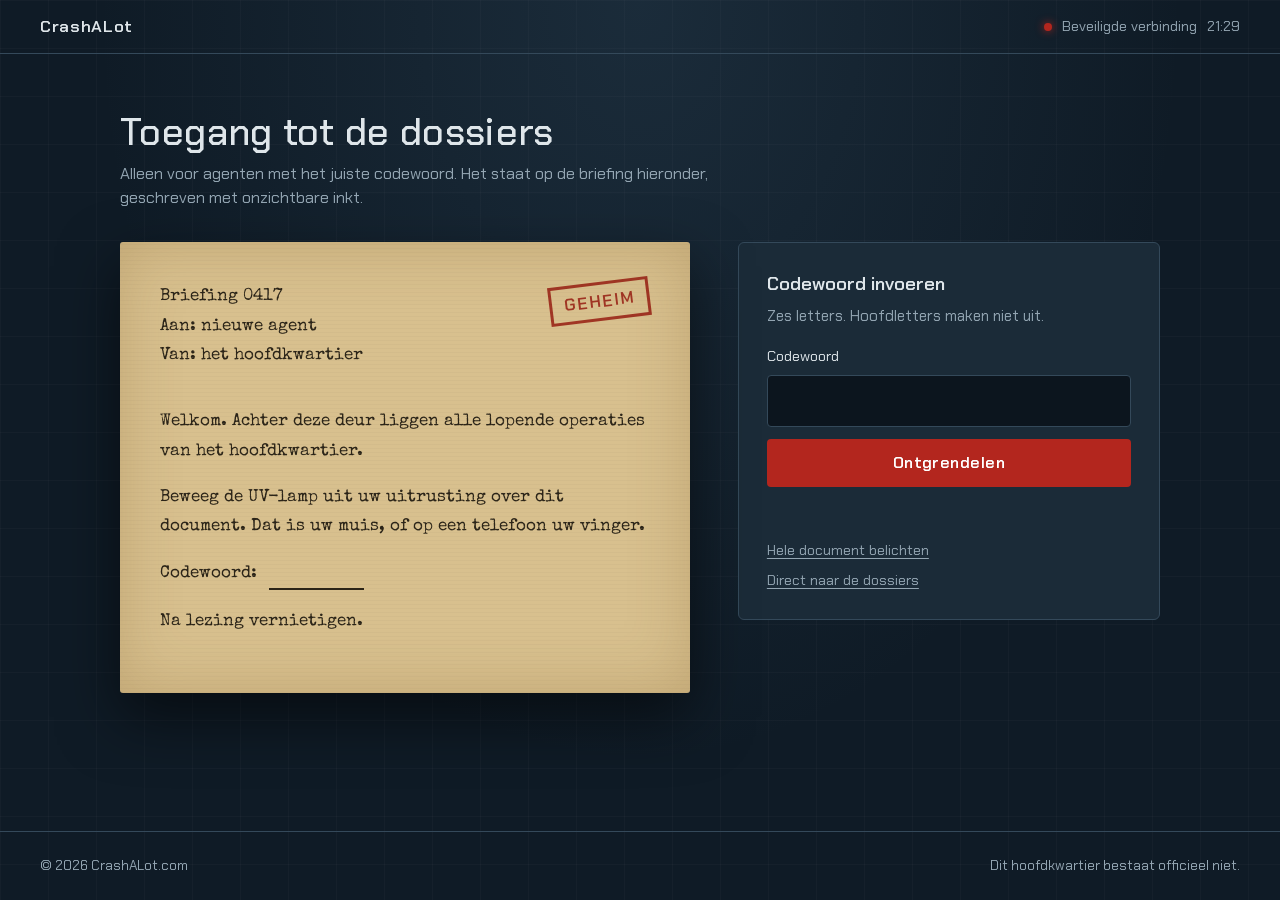
<file: hoofdkwartier/index.html>
<!DOCTYPE html>
<html lang="nl">
<head>
    <meta charset="UTF-8">
    <meta name="viewport" content="width=device-width, initial-scale=1.0">
    <title>CrashALot | Beveiligde verbinding</title>
    <meta name="description" content="Het hoofdkwartier van CrashALot: alle lopende operaties op één plek.">
    <link rel="icon" href="data:image/svg+xml,<svg xmlns='http://www.w3.org/2000/svg' viewBox='0 0 100 100'><text y='.9em' font-size='90'>🕵️</text></svg>">
    <link rel="preconnect" href="https://fonts.googleapis.com">
    <link rel="preconnect" href="https://fonts.gstatic.com" crossorigin>
    <link href="https://fonts.googleapis.com/css2?family=Chakra+Petch:wght@400;500;600&family=Special+Elite&display=swap" rel="stylesheet">
    <style>
        /* =========================================================
           Tokens
           ========================================================= */
        :root {
            --nacht: #0f1b26;         /* achtergrond: briefingruimte */
            --staal: #1b2b38;         /* panelen */
            --lijn: #34495a;          /* randen */
            --tekst: #dfe6ea;
            --gedempt: #93a5b2;
            --manilla: #d8c08e;       /* dossiermap */
            --manilla-donker: #b89d64;
            --inkt: #2b2418;          /* typmachine-inkt */
            --stempel: #b3261e;       /* stempels en alarm */
            --uv: #8b5cf6;            /* UV-licht */
            --uv-gloed: #f1ebff;

            --interface: "Chakra Petch", "Segoe UI", system-ui, sans-serif;
            --typmachine: "Special Elite", "Courier New", Courier, monospace;
        }

        *, *::before, *::after { box-sizing: border-box; }

        html, body { margin: 0; }

        body {
            min-height: 100vh;
            background-color: var(--nacht);
            background-image:
                radial-gradient(ellipse at 50% 0%, rgba(80, 120, 150, 0.18), transparent 60%),
                linear-gradient(rgba(255, 255, 255, 0.025) 1px, transparent 1px),
                linear-gradient(90deg, rgba(255, 255, 255, 0.025) 1px, transparent 1px);
            background-size: 100% 100%, 48px 48px, 48px 48px;
            color: var(--tekst);
            font-family: var(--interface);
            font-size: 1rem;
            line-height: 1.5;
            display: flex;
            flex-direction: column;
            overflow-x: hidden;
        }

        [hidden] { display: none !important; }

        a { color: inherit; }

        :focus-visible {
            outline: 2px solid var(--uv);
            outline-offset: 3px;
        }

        .knop-link {
            font: inherit;
            background: none;
            border: 0;
            padding: 0;
            color: var(--gedempt);
            text-decoration: underline;
            text-underline-offset: 3px;
            cursor: pointer;
        }
        .knop-link:hover { color: var(--tekst); }

        /* =========================================================
           Bovenbalk
           ========================================================= */
        .balk {
            display: flex;
            justify-content: space-between;
            align-items: center;
            gap: 16px;
            padding: 14px clamp(16px, 4vw, 40px);
            border-bottom: 1px solid var(--lijn);
            font-size: 0.9rem;
            color: var(--gedempt);
        }

        .merk {
            font-weight: 600;
            font-size: 1.05rem;
            letter-spacing: 0.04em;
            color: var(--tekst);
        }

        .status {
            display: flex;
            align-items: center;
            gap: 10px;
            font-variant-numeric: tabular-nums;
        }

        .lampje {
            width: 8px;
            height: 8px;
            border-radius: 50%;
            background: var(--stempel);
            box-shadow: 0 0 8px var(--stempel);
        }
        body.ontgrendeld .lampje {
            background: #4caf7a;
            box-shadow: 0 0 8px #4caf7a;
        }

        main {
            flex: 1;
            width: 100%;
            max-width: 1120px;
            margin: 0 auto;
            padding: clamp(24px, 5vw, 56px) clamp(16px, 4vw, 40px);
        }

        h1 {
            font-weight: 500;
            font-size: clamp(1.6rem, 4vw, 2.4rem);
            line-height: 1.15;
            margin: 0 0 8px;
            letter-spacing: 0.01em;
        }

        .intro {
            color: var(--gedempt);
            margin: 0 0 32px;
            max-width: 60ch;
        }

        /* =========================================================
           Scherm 1: het slot
           ========================================================= */
        .slot-raster {
            display: grid;
            grid-template-columns: minmax(0, 1.35fr) minmax(0, 1fr);
            gap: clamp(24px, 4vw, 48px);
            align-items: start;
        }

        /* Het document met onzichtbare inkt */
        .document {
            --x: -400px;
            --y: -400px;
            --r: 95px;
            --pad: clamp(22px, 4vw, 40px);
            position: relative;
            background:
                repeating-linear-gradient(0deg, rgba(0, 0, 0, 0.025) 0 1px, transparent 1px 4px),
                var(--manilla);
            color: var(--inkt);
            border-radius: 3px;
            box-shadow: 0 24px 60px rgba(0, 0, 0, 0.55), inset 0 0 60px rgba(120, 85, 30, 0.25);
            touch-action: none;
            cursor: none;
            user-select: none;
            -webkit-user-select: none;
            overflow: hidden;
        }

        .doc-inhoud {
            padding: var(--pad);
            font-family: var(--typmachine);
            font-size: clamp(0.95rem, 1.6vw, 1.05rem);
            line-height: 1.75;
        }

        .doc-inhoud p { margin: 0 0 1em; }

        .doc-kop {
            display: flex;
            justify-content: space-between;
            align-items: flex-start;
            gap: 12px;
            margin-bottom: 1.2em;
        }

        .doc-meta { margin: 0; }

        .stempel {
            display: inline-block;
            font-family: var(--interface);
            font-weight: 600;
            letter-spacing: 0.12em;
            color: var(--stempel);
            border: 3px solid var(--stempel);
            padding: 2px 12px;
            transform: rotate(-7deg);
            opacity: 0.85;
            mix-blend-mode: multiply;
        }

        .codewoord-regel {
            display: flex;
            align-items: baseline;
            gap: 12px;
            flex-wrap: wrap;
        }

        .lege-regel {
            display: inline-block;
            min-width: 9ch;
            border-bottom: 2px solid var(--inkt);
            letter-spacing: 0.35em;
            text-align: center;
        }

        .geheim { color: transparent; }

        .kanttekening {
            position: absolute;
            right: var(--pad);
            bottom: calc(var(--pad) - 6px);
            transform: rotate(-4deg);
            color: transparent;
        }

        /* De UV-laag: kopie van het document, alleen zichtbaar binnen de lichtbundel */
        .uv-laag {
            position: absolute;
            inset: 0;
            pointer-events: none;
            background: radial-gradient(circle var(--r) at var(--x) var(--y), #3a2a6e 0%, #241a48 70%, #1d153b 100%);
            -webkit-mask-image: radial-gradient(circle var(--r) at var(--x) var(--y), #000 62%, transparent 100%);
            mask-image: radial-gradient(circle var(--r) at var(--x) var(--y), #000 62%, transparent 100%);
        }

        .uv-laag .doc-inhoud { color: rgba(225, 215, 255, 0.28); }
        .uv-laag .stempel { color: rgba(225, 215, 255, 0.28); border-color: rgba(225, 215, 255, 0.28); mix-blend-mode: normal; }
        .uv-laag .lege-regel { border-color: rgba(225, 215, 255, 0.28); }
        .uv-laag .geheim,
        .uv-laag .kanttekening {
            color: var(--uv-gloed);
            text-shadow: 0 0 6px var(--uv), 0 0 18px var(--uv);
        }

        /* Hele document belichten (toetsenbord / hulp) */
        .document.volledig .uv-laag {
            -webkit-mask-image: none;
            mask-image: none;
            background: #241a48;
        }

        /* Lamp-rand die de cursor vervangt */
        .lamp-rand {
            position: absolute;
            left: var(--x);
            top: var(--y);
            width: calc(var(--r) * 2);
            height: calc(var(--r) * 2);
            margin: calc(var(--r) * -1) 0 0 calc(var(--r) * -1);
            border-radius: 50%;
            border: 1px solid rgba(190, 170, 255, 0.35);
            pointer-events: none;
        }
        .document.volledig .lamp-rand { display: none; }

        .toegang-stempel {
            position: absolute;
            top: 50%;
            left: 50%;
            z-index: 3;
            font-size: clamp(1.4rem, 4vw, 2.2rem);
            background: rgba(216, 192, 142, 0.75);
            mix-blend-mode: normal;
            transform: translate(-50%, -50%) rotate(-10deg);
            white-space: nowrap;
        }
        .toegang-stempel.klap { animation: klap 0.35s cubic-bezier(.2, 1.6, .4, 1) both; }

        @keyframes klap {
            from { transform: translate(-50%, -50%) rotate(-10deg) scale(2.4); opacity: 0; }
            to   { transform: translate(-50%, -50%) rotate(-10deg) scale(1); opacity: 0.9; }
        }

        /* Codepaneel */
        .paneel {
            background: var(--staal);
            border: 1px solid var(--lijn);
            border-radius: 6px;
            padding: clamp(20px, 3vw, 28px);
        }

        .paneel h2 {
            font-size: 1.15rem;
            font-weight: 600;
            margin: 0 0 6px;
        }

        .paneel p {
            margin: 0 0 18px;
            color: var(--gedempt);
            font-size: 0.95rem;
        }

        label {
            display: block;
            font-size: 0.9rem;
            margin-bottom: 8px;
        }

        .code-veld {
            width: 100%;
            font-family: var(--typmachine);
            font-size: 1.6rem;
            letter-spacing: 0.4em;
            text-transform: uppercase;
            text-align: center;
            padding: 12px 10px 12px calc(10px + 0.4em);
            color: var(--tekst);
            background: #0c151e;
            border: 1px solid var(--lijn);
            border-radius: 4px;
        }
        .code-veld:focus-visible { outline-offset: 0; border-color: var(--uv); }
        .code-veld.fout { animation: schud 0.35s linear; border-color: var(--stempel); }

        @keyframes schud {
            0%, 100% { transform: translateX(0); }
            25% { transform: translateX(-8px); }
            75% { transform: translateX(8px); }
        }

        .knop {
            display: inline-block;
            width: 100%;
            margin-top: 12px;
            font: inherit;
            font-weight: 600;
            letter-spacing: 0.03em;
            padding: 12px 18px;
            color: #fff;
            background: var(--stempel);
            border: 0;
            border-radius: 4px;
            cursor: pointer;
        }
        .knop:hover { background: #c83128; }

        .melding {
            min-height: 1.5em;
            margin-top: 12px;
            font-size: 0.95rem;
        }
        .melding.fout { color: #ff8a80; }

        .hint {
            margin-top: 18px;
            padding-top: 16px;
            border-top: 1px solid var(--lijn);
            font-size: 0.95rem;
            color: var(--tekst);
        }

        .extra {
            display: flex;
            flex-direction: column;
            align-items: flex-start;
            gap: 8px;
            margin-top: 18px;
            font-size: 0.9rem;
        }

        /* =========================================================
           Scherm 2: het bericht dat zichzelf vernietigt
           ========================================================= */
        .bericht {
            max-width: 640px;
            margin: clamp(0px, 6vh, 60px) auto 0;
            padding: clamp(24px, 4vw, 40px);
            background: #0a1219;
            border: 1px solid var(--lijn);
            border-radius: 6px;
            box-shadow: 0 0 0 6px rgba(52, 73, 90, 0.25), 0 30px 80px rgba(0, 0, 0, 0.6);
            position: relative;
            overflow: hidden;
        }

        .bericht::after {
            content: "";
            position: absolute;
            inset: 0;
            pointer-events: none;
            background: repeating-linear-gradient(0deg, rgba(255, 255, 255, 0.03) 0 1px, transparent 1px 3px);
        }

        .bericht-tekst {
            font-family: var(--typmachine);
            font-size: clamp(1.05rem, 2.2vw, 1.25rem);
            line-height: 1.7;
            min-height: 9em;
            white-space: pre-line;
        }

        .typcursor {
            display: inline-block;
            width: 0.6em;
            height: 1.1em;
            vertical-align: -0.15em;
            background: var(--tekst);
            animation: knipper 1s steps(1) infinite;
        }
        @keyframes knipper { 50% { opacity: 0; } }

        .bericht .knop { margin-top: 24px; }

        .aftellen {
            font-family: var(--interface);
            font-weight: 600;
            font-size: 1.1rem;
            color: #ff8a80;
            margin-top: 20px;
            font-variant-numeric: tabular-nums;
        }

        .bericht.vernietig { animation: tv-uit 0.8s ease-in forwards; }

        @keyframes tv-uit {
            0%   { transform: scale(1, 1); filter: brightness(1); opacity: 1; }
            35%  { transform: scale(1, 1); filter: brightness(2.2) contrast(1.4); }
            70%  { transform: scale(1.04, 0.012); filter: brightness(3); opacity: 1; }
            100% { transform: scale(0, 0.012); filter: brightness(3); opacity: 0; }
        }

        /* =========================================================
           Scherm 3: de dossiers
           ========================================================= */
        .dossier-kop {
            display: flex;
            justify-content: space-between;
            align-items: flex-end;
            flex-wrap: wrap;
            gap: 12px 24px;
            margin-bottom: 64px;
        }
        .dossier-kop .intro { margin: 0; }
        #titel-dossiers:focus { outline: none; }

        .dossiers {
            display: grid;
            grid-template-columns: repeat(auto-fill, minmax(290px, 1fr));
            gap: 44px 28px;
            list-style: none;
            margin: 0;
            padding: 0;
        }

        .map {
            position: relative;
            display: flex;
            flex-direction: column;
            min-height: 100%;
            padding: 26px 24px 22px;
            background:
                repeating-linear-gradient(0deg, rgba(0, 0, 0, 0.025) 0 1px, transparent 1px 4px),
                var(--manilla);
            color: var(--inkt);
            border-radius: 0 6px 6px 6px;
            box-shadow: 0 14px 34px rgba(0, 0, 0, 0.45), inset 0 0 40px rgba(120, 85, 30, 0.2);
            transition: transform 0.2s ease, box-shadow 0.2s ease;
        }

        /* Tabje bovenaan de map */
        .map::before {
            content: attr(data-code);
            position: absolute;
            left: 0;
            bottom: 100%;
            max-width: 85%;
            padding: 5px 18px 3px 14px;
            background: var(--manilla-donker);
            color: var(--inkt);
            font-family: var(--interface);
            font-weight: 600;
            font-size: 0.85rem;
            letter-spacing: 0.03em;
            border-radius: 6px 12px 0 0;
            white-space: nowrap;
            overflow: hidden;
            text-overflow: ellipsis;
        }

        .map:has(a:hover),
        .map:has(a:focus-visible) {
            transform: translateY(-4px) rotate(-0.4deg);
            box-shadow: 0 22px 44px rgba(0, 0, 0, 0.55), inset 0 0 40px rgba(120, 85, 30, 0.2);
        }

        .map .stempel {
            position: absolute;
            top: 18px;
            right: 16px;
            font-size: 0.8rem;
            padding: 1px 8px;
            border-width: 2px;
        }
        .map[data-status="archief"] .stempel { color: #3f5a73; border-color: #3f5a73; }
        .map[data-status="geheim"] .stempel { color: var(--inkt); border-color: var(--inkt); }

        .map h3 {
            font-family: var(--interface);
            font-weight: 600;
            font-size: 1.35rem;
            line-height: 1.2;
            margin: 0 90px 12px 0;
        }

        .map p {
            font-family: var(--typmachine);
            font-size: 0.98rem;
            line-height: 1.65;
            margin: 0 0 20px;
            flex: 1;
        }

        .zwart {
            background: var(--inkt);
            color: transparent;
            border-radius: 1px;
            padding: 0 0.2em;
            -webkit-box-decoration-break: clone;
            box-decoration-break: clone;
        }

        .map-voet {
            display: flex;
            justify-content: space-between;
            align-items: baseline;
            flex-wrap: wrap;
            gap: 4px 12px;
            border-top: 1px dashed rgba(43, 36, 24, 0.4);
            padding-top: 14px;
            font-family: var(--interface);
            font-size: 0.9rem;
        }

        .map a {
            white-space: nowrap;
            font-weight: 600;
            text-decoration: underline;
            text-decoration-thickness: 2px;
            text-underline-offset: 4px;
        }
        /* Hele map klikbaar */
        .map a::after {
            content: "";
            position: absolute;
            inset: 0;
            border-radius: inherit;
        }
        .map a:focus-visible { outline: none; }
        .map:has(a:focus-visible) { outline: 3px solid var(--uv); outline-offset: 4px; }

        .adres {
            color: rgba(43, 36, 24, 0.7);
            white-space: nowrap;
        }

        /* Mappen worden één voor één op tafel gelegd */
        .dossiers.uitdelen .map {
            animation: leg-neer 0.5s cubic-bezier(.2, .8, .3, 1) both;
            animation-delay: calc(var(--i) * 110ms);
        }
        @keyframes leg-neer {
            from { opacity: 0; transform: translateY(40px) rotate(var(--draai)); }
            to   { opacity: 1; transform: none; }
        }

        footer {
            padding: 24px clamp(16px, 4vw, 40px);
            border-top: 1px solid var(--lijn);
            color: var(--gedempt);
            font-size: 0.85rem;
            display: flex;
            justify-content: space-between;
            flex-wrap: wrap;
            gap: 8px 24px;
        }

        /* =========================================================
           Responsief en rustige beweging
           ========================================================= */
        @media (max-width: 820px) {
            .slot-raster { grid-template-columns: 1fr; }
            .document { --r: 80px; }
        }

        @media (hover: none) {
            .document { cursor: auto; }
        }

        @media (prefers-reduced-motion: reduce) {
            *, *::before, *::after {
                animation-duration: 0.01ms !important;
                animation-delay: 0ms !important;
                transition: none !important;
            }
            .typcursor { animation: none; }
        }
    </style>
</head>
<body>

    <header class="balk">
        <a class="merk" href="../" style="text-decoration:none">CrashALot</a>
        <span class="status">
            <span class="lampje" aria-hidden="true"></span>
            <span id="status-tekst">Beveiligde verbinding</span>
            <span id="klok" aria-hidden="true"></span>
        </span>
    </header>

    <main>

        <!-- ===================== SCHERM 1: SLOT ===================== -->
        <section id="scherm-slot" aria-labelledby="titel-slot">
            <h1 id="titel-slot">Toegang tot de dossiers</h1>
            <p class="intro">Alleen voor agenten met het juiste codewoord. Het staat op de briefing hieronder, geschreven met onzichtbare inkt.</p>

            <div class="slot-raster">
                <div class="document" id="document">
                    <div class="doc-inhoud">
                        <div class="doc-kop">
                            <p class="doc-meta">Briefing 0417<br>Aan: nieuwe agent<br>Van: het hoofdkwartier</p>
                            <span class="stempel">GEHEIM</span>
                        </div>
                        <p>Welkom. Achter deze deur liggen alle lopende operaties van het hoofdkwartier.</p>
                        <p>Beweeg de UV-lamp uit uw uitrusting over dit document. Dat is uw muis, of op een telefoon uw vinger.</p>
                        <p class="codewoord-regel">Codewoord: <span class="lege-regel"><span class="geheim">FLATER</span></span></p>
                        <p>Na lezing vernietigen.</p>
                        <span class="kanttekening">Niet doorvertellen.</span>
                    </div>
                    <div class="uv-laag" aria-hidden="true"></div>
                    <div class="lamp-rand" aria-hidden="true"></div>
                </div>

                <div class="paneel">
                    <h2>Codewoord invoeren</h2>
                    <p>Zes letters. Hoofdletters maken niet uit.</p>
                    <form id="code-form" autocomplete="off">
                        <label for="code">Codewoord</label>
                        <input class="code-veld" id="code" name="code" type="text" maxlength="6"
                               inputmode="text" autocapitalize="characters" spellcheck="false" autocomplete="off">
                        <button class="knop" type="submit">Ontgrendelen</button>
                        <div class="melding" id="melding" aria-live="polite"></div>
                    </form>

                    <div class="hint" id="hint" hidden>
                        Tip: schijn met de lamp op de lege regel achter "Codewoord".
                    </div>

                    <div class="extra">
                        <button class="knop-link" type="button" id="belicht">Hele document belichten</button>
                        <button class="knop-link" type="button" id="nooddeur">Direct naar de dossiers</button>
                    </div>
                </div>
            </div>
        </section>

        <!-- ===================== SCHERM 2: BERICHT ===================== -->
        <section id="scherm-bericht" hidden aria-live="polite">
            <div class="bericht" id="bericht">
                <div class="bericht-tekst"><span id="bericht-tekst"></span><span class="typcursor" aria-hidden="true"></span></div>
                <button class="knop" type="button" id="accepteer" hidden>Missie accepteren</button>
                <div class="aftellen" id="aftellen" hidden></div>
            </div>
        </section>

        <!-- ===================== SCHERM 3: DOSSIERS ===================== -->
        <section id="scherm-dossiers" hidden aria-labelledby="titel-dossiers">
            <div class="dossier-kop">
                <div>
                    <h1 id="titel-dossiers" tabindex="-1">Lopende operaties</h1>
                    <p class="intro">Elk dossier leidt naar een project van het hoofdkwartier.</p>
                </div>
                <button class="knop-link" type="button" id="vergrendel">Opnieuw vergrendelen</button>
            </div>
            <ul class="dossiers" id="dossiers"></ul>
        </section>

        <noscript>
            <h1>Lopende operaties</h1>
            <ul>
                <li><a href="https://wijnkelder.eu">Wijnkelder</a></li>
                <li><a href="https://watchcafe.eu">Sioux Watch Café</a></li>
                <li><a href="../rangecard/">Range Card</a></li>
            </ul>
        </noscript>
    </main>

    <footer>
        <span>&copy; <span id="jaar">2026</span> CrashALot.com</span>
        <span>Dit hoofdkwartier bestaat officieel niet.</span>
    </footer>

    <script>
    (() => {
        /* =========================================================
           DOSSIERS — hier voeg je nieuwe projecten toe.
           status: "actief", "archief" of "geheim" (geheim = geen link)
           ========================================================= */
        const DOSSIERS = [
            {
                code: "Operatie Kelder",
                naam: "Wijnkelder",
                status: "actief",
                url: "https://wijnkelder.eu",
                adres: "wijnkelder.eu",
                briefing: "Toezicht op een ondergrondse voorraad. Geen fles verdwijnt ongemerkt: alles wordt geregistreerd, doorzocht en door een AI-analist nagetrokken."
            },
            {
                code: "Operatie Tijdzone",
                naam: "Sioux Watch Café",
                status: "actief",
                url: "https://watchcafe.eu",
                adres: "watchcafe.eu",
                briefing: "Maandelijkse ontmoeting van horlogeliefhebbers. Agenten meten hoeveel hun uurwerk voor- of achterloopt en hoe lang het doortikt."
            },
            {
                code: "Operatie Ballistiek",
                naam: "Range Card",
                status: "actief",
                url: "../rangecard/",
                adres: "crashalot.com/rangecard",
                briefing: "Berekening van kogelbanen voor luchtdruk. Levert de benodigde correctie op elke afstand en een kaart voor op de schietbaan."
            },
            {
                code: "Operatie Flater",
                naam: "De vorige homepage",
                status: "archief",
                url: "../guust/",
                adres: "crashalot.com/guust",
                briefing: "Gearchiveerd materiaal uit de beginjaren van het hoofdkwartier. Bevat stripfiguren, knallen en een onverklaarbaar aantal ongelukken."
            },
            {
                code: "Operatie ████",
                naam: "In voorbereiding",
                status: "geheim",
                briefing: "Details over deze operatie zijn [zwart]nog niet vrijgegeven[/zwart]. Doelwit: [zwart]onbekend[/zwart]. Verwachte start: [zwart]binnenkort[/zwart]."
            }
        ];

        const CODEWOORD = "FLATER";
        const OPSLAG_SLEUTEL = "crashalot-toegang";
        const STEMPELS = { actief: "ACTIEF", archief: "ARCHIEF", geheim: "GEHEIM" };

        const $ = (s) => document.querySelector(s);
        const rustig = window.matchMedia("(prefers-reduced-motion: reduce)").matches;
        const wacht = (ms) => new Promise((r) => setTimeout(r, rustig ? 0 : ms));

        const opslag = {
            lees() { try { return localStorage.getItem(OPSLAG_SLEUTEL) === "ja"; } catch { return false; } },
            zet() { try { localStorage.setItem(OPSLAG_SLEUTEL, "ja"); } catch {} },
            wis() { try { localStorage.removeItem(OPSLAG_SLEUTEL); } catch {} }
        };

        /* ---------- Klok en jaar ---------- */
        const klok = $("#klok");
        const tik = () => {
            klok.textContent = new Date().toLocaleTimeString("nl-NL", { hour: "2-digit", minute: "2-digit" });
        };
        tik();
        setInterval(tik, 10000);
        $("#jaar").textContent = new Date().getFullYear();

        /* ---------- Dossiers opbouwen ---------- */
        function veiligeTekst(tekst) {
            const div = document.createElement("div");
            div.textContent = tekst;
            return div.innerHTML
                .replace(/\[zwart\]/g, '<span class="zwart">')
                .replace(/\[\/zwart\]/g, "</span>");
        }

        function bouwDossiers() {
            const lijst = $("#dossiers");
            lijst.innerHTML = "";
            DOSSIERS.forEach((d, i) => {
                const li = document.createElement("li");
                li.className = "map";
                li.dataset.code = d.code;
                li.dataset.status = d.status;
                li.style.setProperty("--i", i);
                li.style.setProperty("--draai", (i % 2 ? 3 : -3) + "deg");

                const link = d.url
                    ? `<a href="${d.url}">Dossier openen</a><span class="adres">${d.adres || ""}</span>`
                    : `<span>Toegang geweigerd</span>`;

                li.innerHTML = `
                    <span class="stempel">${STEMPELS[d.status] || "GEHEIM"}</span>
                    <h3>${veiligeTekst(d.naam)}</h3>
                    <p>${veiligeTekst(d.briefing)}</p>
                    <div class="map-voet">${link}</div>`;
                lijst.appendChild(li);
            });
        }

        /* ---------- Schermwissels ---------- */
        const schermen = {
            slot: $("#scherm-slot"),
            bericht: $("#scherm-bericht"),
            dossiers: $("#scherm-dossiers")
        };
        function toon(naam) {
            Object.entries(schermen).forEach(([k, el]) => { el.hidden = k !== naam; });
        }

        function toonDossiers(uitdelen) {
            bouwDossiers();
            document.body.classList.add("ontgrendeld");
            $("#status-tekst").textContent = "Toegang verleend";
            const lijst = $("#dossiers");
            lijst.classList.toggle("uitdelen", !!uitdelen);
            toon("dossiers");
            $("#titel-dossiers").focus({ preventScroll: true });
            window.scrollTo(0, 0);
        }

        /* ---------- De UV-lamp ---------- */
        const doc = $("#document");
        const uvLaag = doc.querySelector(".uv-laag");
        const kopie = doc.querySelector(".doc-inhoud").cloneNode(true);
        uvLaag.appendChild(kopie);

        function zetLamp(e) {
            const r = doc.getBoundingClientRect();
            doc.style.setProperty("--x", (e.clientX - r.left) + "px");
            doc.style.setProperty("--y", (e.clientY - r.top) + "px");
        }
        function doofLamp() {
            doc.style.setProperty("--x", "-400px");
            doc.style.setProperty("--y", "-400px");
        }
        doc.addEventListener("pointermove", zetLamp);
        doc.addEventListener("pointerdown", zetLamp);
        doc.addEventListener("pointerleave", doofLamp);
        doc.addEventListener("pointerup", (e) => { if (e.pointerType === "touch") doofLamp(); });

        $("#belicht").addEventListener("click", (e) => {
            const aan = doc.classList.toggle("volledig");
            e.currentTarget.textContent = aan ? "Lamp weer uitzetten" : "Hele document belichten";
        });

        /* Hint na 15 seconden */
        const hintTimer = setTimeout(() => {
            if (!schermen.slot.hidden) $("#hint").hidden = false;
        }, 15000);

        /* ---------- Codewoord ---------- */
        const veld = $("#code");
        const melding = $("#melding");
        let bezig = false;

        function controleer() {
            if (bezig) return;
            const invoer = veld.value.trim().toUpperCase();
            if (invoer === CODEWOORD) {
                ontgrendel();
            } else if (invoer.length > 0) {
                melding.textContent = "Onjuist codewoord. Probeer het opnieuw.";
                melding.className = "melding fout";
                veld.classList.remove("fout");
                void veld.offsetWidth;
                veld.classList.add("fout");
                veld.select();
            }
        }

        $("#code-form").addEventListener("submit", (e) => {
            e.preventDefault();
            controleer();
        });
        veld.addEventListener("input", () => {
            melding.textContent = "";
            melding.className = "melding";
            if (veld.value.length === CODEWOORD.length) controleer();
        });

        $("#nooddeur").addEventListener("click", () => {
            clearTimeout(hintTimer);
            toonDossiers(false);
        });

        /* ---------- Ontgrendelen: stempel, bericht, zelfvernietiging ---------- */
        async function ontgrendel() {
            bezig = true;
            clearTimeout(hintTimer);
            veld.blur();
            melding.textContent = "Codewoord juist.";
            melding.className = "melding";
            opslag.zet();

            const stempel = document.createElement("span");
            stempel.className = "stempel toegang-stempel klap";
            stempel.textContent = "TOEGANG VERLEEND";
            doofLamp();
            doc.appendChild(stempel);
            $("#status-tekst").textContent = "Toegang verleend";
            document.body.classList.add("ontgrendeld");

            await wacht(1200);
            toon("bericht");
            window.scrollTo(0, 0);
            await typ(
                "Goedendag, agent.\n\n" +
                "Uw missie, mocht u die accepteren: de lopende operaties van het hoofdkwartier inspecteren.\n\n" +
                "Dit bericht vernietigt zichzelf na lezing."
            );
            const knop = $("#accepteer");
            knop.hidden = false;
            knop.focus();
        }

        async function typ(tekst) {
            const doel = $("#bericht-tekst");
            if (rustig) { doel.textContent = tekst; return; }
            let overslaan = false;
            const sla = () => { overslaan = true; };
            $("#bericht").addEventListener("click", sla, { once: true });
            for (let i = 1; i <= tekst.length; i++) {
                if (overslaan) { doel.textContent = tekst; break; }
                doel.textContent = tekst.slice(0, i);
                const teken = tekst[i - 1];
                await wacht(teken === "\n" ? 180 : teken === "," || teken === "." ? 120 : 22);
            }
        }

        $("#accepteer").addEventListener("click", async (e) => {
            e.stopPropagation();
            e.currentTarget.hidden = true;
            const af = $("#aftellen");
            af.hidden = false;
            for (let n = 3; n > 0; n--) {
                af.textContent = `Zelfvernietiging over ${n}`;
                await wacht(800);
            }
            af.textContent = "Zelfvernietiging";
            const bericht = $("#bericht");
            if (!rustig) {
                bericht.classList.add("vernietig");
                await new Promise((r) => bericht.addEventListener("animationend", r, { once: true }));
            }
            toonDossiers(true);
        });

        /* ---------- Opnieuw vergrendelen ---------- */
        $("#vergrendel").addEventListener("click", () => {
            opslag.wis();
            location.reload();
        });

        /* ---------- Start ---------- */
        if (opslag.lees()) {
            clearTimeout(hintTimer);
            toonDossiers(false);
        }
    })();
    </script>

</body>
</html>
</file>
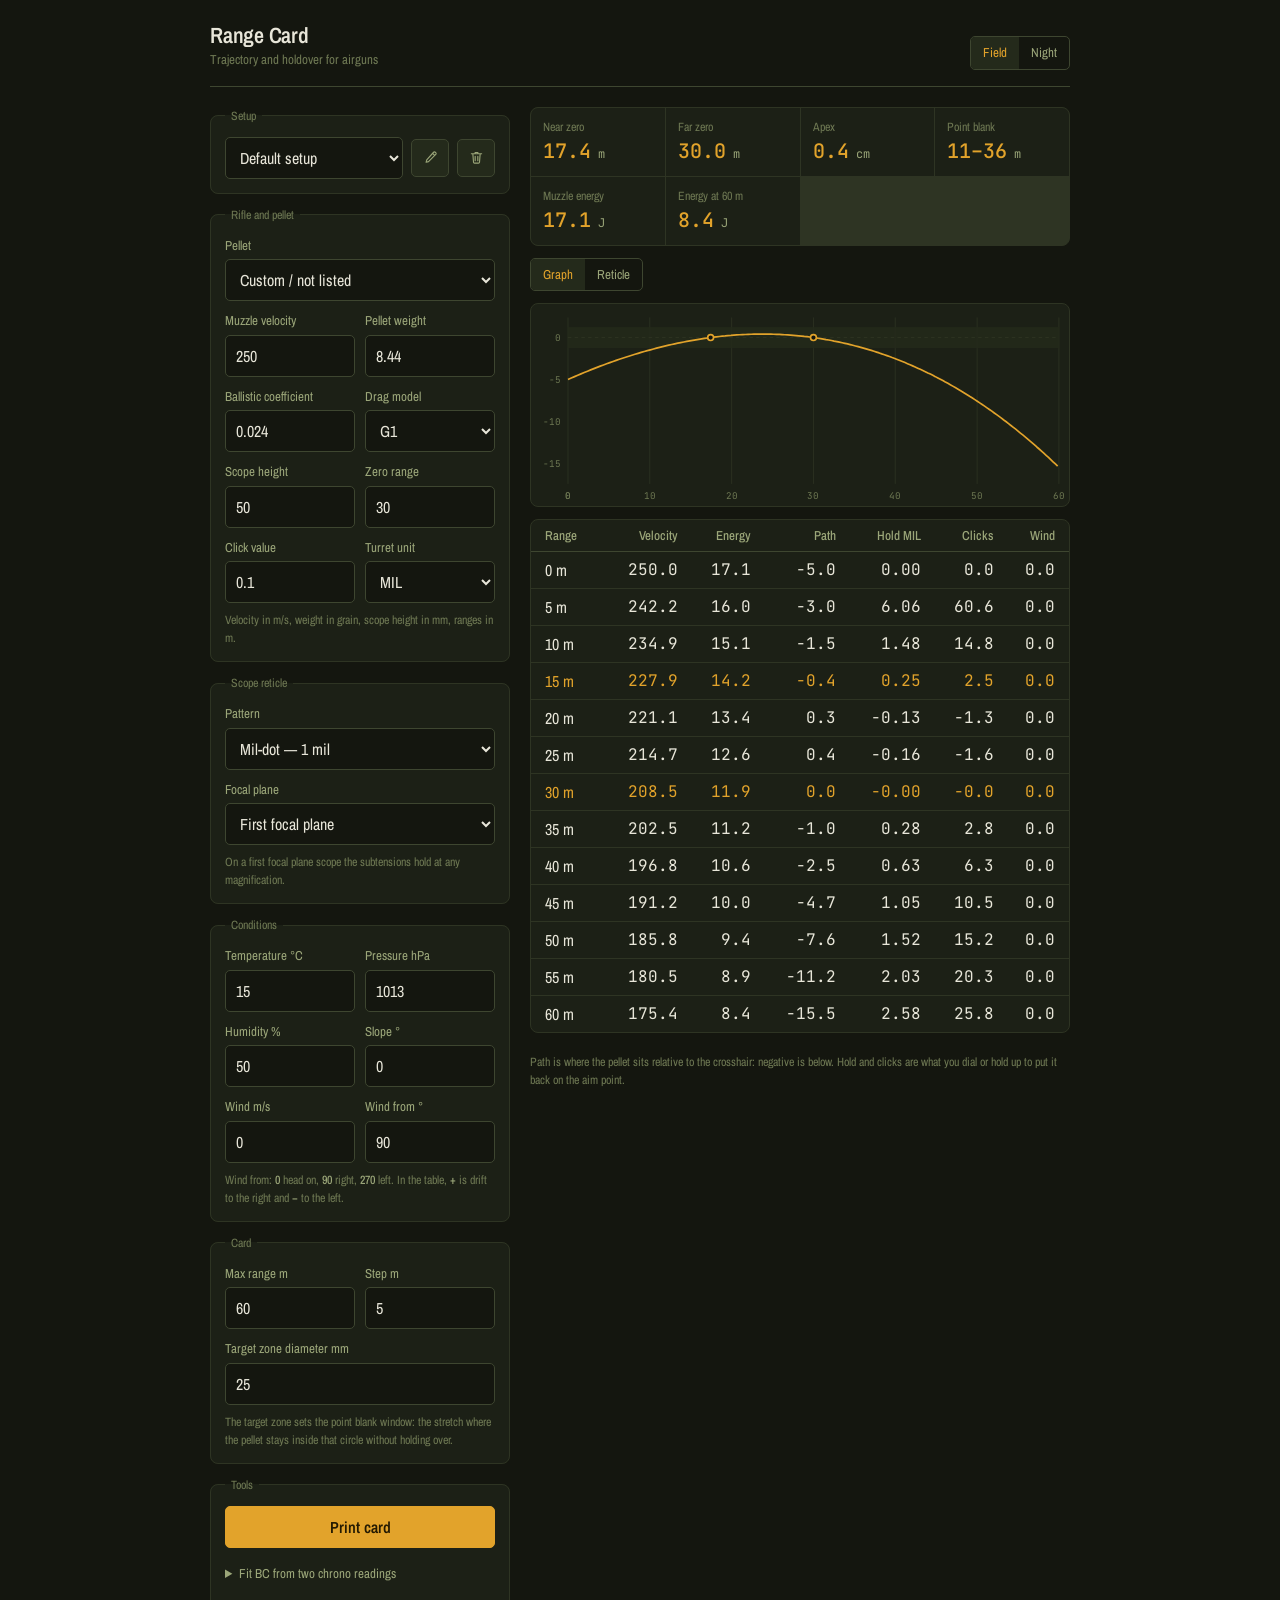
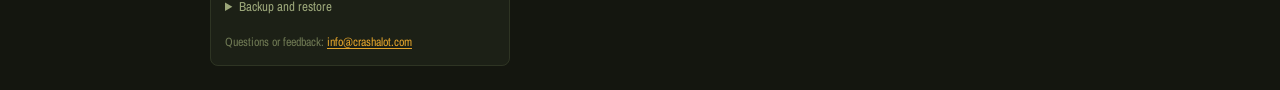
<file: rangecard/index.html>
<!DOCTYPE html>
<html lang="en" data-theme="field">
<head>
<meta charset="utf-8">
<meta name="viewport" content="width=device-width, initial-scale=1, viewport-fit=cover">
<meta name="theme-color" content="#14160F">
<meta name="description" content="Range Card — a trajectory and holdover calculator for airguns.">
<title>Range Card</title>
<script>(function(){try{var t=localStorage.getItem('rc.theme');document.documentElement.setAttribute('data-theme',t==='night'?'night':'field');}catch(e){}})();</script>
<link rel="icon" href="favicon.svg" type="image/svg+xml">
<link rel="icon" href="favicon.ico" sizes="32x32">
<link rel="apple-touch-icon" href="apple-touch-icon.png">
<link rel="manifest" href="manifest.webmanifest">
<meta name="apple-mobile-web-app-capable" content="yes">
<meta name="apple-mobile-web-app-title" content="Range Card">
<meta name="apple-mobile-web-app-status-bar-style" content="black-translucent">
<meta name="mobile-web-app-capable" content="yes">
<link rel="preconnect" href="https://fonts.googleapis.com">
<link rel="preconnect" href="https://fonts.gstatic.com" crossorigin>
<link href="https://fonts.googleapis.com/css2?family=Archivo+Narrow:wght@400;600&family=JetBrains+Mono:wght@400;500&display=swap" rel="stylesheet">
<link rel="stylesheet" href="theme.css">
<link rel="stylesheet" href="app.css">
<link rel="stylesheet" href="print.css">
</head>
<body>
<div class="wrap">

  <header class="masthead">
    <div>
      <h1>Range Card</h1>
      <p>Trajectory and holdover for airguns</p>
    </div>
    <div data-theme-switch></div>
  </header>

  <div class="columns">

    <div class="col-inputs stack">

      <fieldset>
        <legend>Setup</legend>
        <div class="row">
          <select id="profile" aria-label="Saved setup"></select>
          <input id="profileName" type="text" placeholder="Name this setup" aria-label="Name for the new setup" hidden>
          <button type="button" id="renameProfile" class="shrink icon-btn" aria-label="Rename this setup" title="Rename this setup">
            <svg viewBox="0 0 16 16" width="15" height="15" aria-hidden="true" focusable="false">
              <path d="M11.3 2.4a1.3 1.3 0 0 1 1.9 0l.4.4a1.3 1.3 0 0 1 0 1.9L5.9 12.4l-2.6.7.7-2.6zM10.2 3.5l2.3 2.3"
                    fill="none" stroke="currentColor" stroke-width="1.2" stroke-linecap="round" stroke-linejoin="round"/>
            </svg>
          </button>
          <button type="button" id="deleteProfile" class="shrink icon-btn" aria-label="Delete this setup" title="Delete this setup">
            <svg viewBox="0 0 16 16" width="15" height="15" aria-hidden="true" focusable="false">
              <path d="M2.5 4h11M6.5 4V2.6h3V4M4.1 4l.7 9.1a1 1 0 0 0 1 .9h4.4a1 1 0 0 0 1-.9L11.9 4M6.6 6.8v4.6M9.4 6.8v4.6"
                    fill="none" stroke="currentColor" stroke-width="1.2" stroke-linecap="round" stroke-linejoin="round"/>
            </svg>
          </button>
        </div>
        <p class="hint" id="profileNote"></p>
      </fieldset>

      <fieldset>
        <legend>Rifle and pellet</legend>
        <div class="fields">
          <div class="wide"><label for="pellet">Pellet</label>
            <select id="pellet"><option value="">Custom / not listed</option></select></div>
          <div><label for="v0">Muzzle velocity</label><input id="v0" type="number" value="250" step="1" inputmode="decimal"></div>
          <div><label for="mass">Pellet weight</label><input id="mass" type="number" value="8.44" step="0.01" inputmode="decimal"></div>
          <div><label for="bc">Ballistic coefficient</label><input id="bc" type="number" value="0.024" step="0.001" inputmode="decimal"></div>
          <div><label for="drag">Drag model</label>
            <select id="drag"><option value="g1">G1</option><option value="flat">Flat Cd</option></select></div>
          <div><label for="scopeH">Scope height</label><input id="scopeH" type="number" value="50" step="1" inputmode="decimal"></div>
          <div><label for="zero">Zero range</label><input id="zero" type="number" value="30" step="1" inputmode="decimal"></div>
          <div><label for="clickVal">Click value</label><input id="clickVal" type="number" value="0.1" step="0.01" inputmode="decimal"></div>
          <div><label for="clickUnit">Turret unit</label>
            <select id="clickUnit"><option value="mil">MIL</option><option value="moa">MOA</option></select></div>
        </div>
        <p class="hint" id="pelletNote">Velocity in m/s, weight in grain, scope height in mm, ranges in m.</p>
      </fieldset>

      <fieldset>
        <legend>Scope reticle</legend>
        <div class="fields">
          <div class="wide"><label for="retPattern">Pattern</label>
            <select id="retPattern">
              <option value="mil-dot">Mil-dot — 1 mil</option>
              <option value="half-mil">Half-mil — 0.5 mil</option>
              <option value="moa-1">MOA — 1 MOA</option>
              <option value="moa-half">MOA — 0.5 MOA</option>
              <option value="duplex">Plain crosshair</option>
              <option value="custom">Custom</option>
            </select></div>
          <div><label for="retUnit">Unit</label>
            <select id="retUnit"><option value="mil">MIL</option><option value="moa">MOA</option></select></div>
          <div><label for="retSpacing">Per mark</label><input id="retSpacing" type="number" value="1" step="0.1" inputmode="decimal"></div>
          <div><label for="retMarks">Marks below</label><input id="retMarks" type="number" value="5" step="1" inputmode="numeric"></div>
          <div><label for="retSide">Marks each side</label><input id="retSide" type="number" value="4" step="1" inputmode="numeric"></div>
          <div class="wide"><label for="retPlane">Focal plane</label>
            <select id="retPlane">
              <option value="ffp">First focal plane</option>
              <option value="sfp">Second focal plane</option>
            </select></div>
          <div><label for="retCalMag">True at ×</label><input id="retCalMag" type="number" value="10" step="1" inputmode="decimal"></div>
          <div><label for="retMag">Viewing at ×</label><input id="retMag" type="number" value="10" step="1" inputmode="decimal"></div>
        </div>
        <p class="hint" id="retNote">On a first focal plane scope the subtensions hold at any magnification, so the two × fields do nothing.</p>
      </fieldset>

      <fieldset>
        <legend>Conditions</legend>
        <div class="fields">
          <div><label for="temp">Temperature °C</label><input id="temp" type="number" value="15" step="1" inputmode="decimal"></div>
          <div><label for="press">Pressure hPa</label><input id="press" type="number" value="1013" step="1" inputmode="decimal"></div>
          <div><label for="hum">Humidity %</label><input id="hum" type="number" value="50" step="1" inputmode="decimal"></div>
          <div><label for="slope">Slope °</label><input id="slope" type="number" value="0" step="1" inputmode="decimal"></div>
          <div><label for="wind">Wind m/s</label><input id="wind" type="number" value="0" step="0.5" inputmode="decimal"></div>
          <div><label for="windDir">Wind from °</label><input id="windDir" type="number" value="90" step="15" inputmode="decimal"></div>
        </div>
        <p class="hint">Wind from: <strong>0</strong> head on, <strong>90</strong> right, <strong>270</strong> left. In the table, <strong>+</strong> is drift to the right and <strong>&minus;</strong> to the left.</p>
      </fieldset>

      <fieldset>
        <legend>Card</legend>
        <div class="fields">
          <div><label for="maxRange">Max range m</label><input id="maxRange" type="number" value="60" step="5" inputmode="decimal"></div>
          <div><label for="stepRange">Step m</label><input id="stepRange" type="number" value="5" step="1" inputmode="decimal"></div>
          <div class="wide"><label for="zone">Target zone diameter mm</label><input id="zone" type="number" value="25" step="1" inputmode="decimal"></div>
        </div>
        <p class="hint">The target zone sets the point blank window: the stretch where the pellet stays inside that circle without holding over.</p>
      </fieldset>

      <fieldset>
        <legend>Tools</legend>
        <div class="row" style="margin-bottom: 12px;">
          <button type="button" id="printBtn" class="primary">Print card</button>
        </div>
        <details>
          <summary>Fit BC from two chrono readings</summary>
          <div class="fields">
            <div><label for="fitV0">At muzzle m/s</label><input id="fitV0" type="number" value="250" step="1" inputmode="decimal"></div>
            <div><label for="fitV1">Downrange m/s</label><input id="fitV1" type="number" value="222" step="1" inputmode="decimal"></div>
            <div><label for="fitD">Distance m</label><input id="fitD" type="number" value="25" step="1" inputmode="decimal"></div>
            <div style="display:flex; align-items:flex-end;"><button type="button" id="fitRun" class="primary">Fit</button></div>
          </div>
          <p class="hint" id="fitOut">A fitted BC beats a published one. Measure both readings on the same day, same pellets.</p>
        </details>
        <details style="margin-top: 6px;">
          <summary>Backup and restore</summary>
          <div class="row">
            <button type="button" id="exportBtn">Export JSON</button>
            <button type="button" id="importBtn">Import JSON</button>
          </div>
          <input id="importFile" type="file" accept="application/json,.json" class="sr-only">
          <p class="hint" id="dataOut">Profiles are stored in this browser only.</p>
        </details>
        <p class="hint" style="margin-top: 12px;">Questions or feedback: <a href="mailto:info@crashalot.com">info@crashalot.com</a></p>
      </fieldset>

    </div>

    <div class="col-results stack">

      <div class="readouts" id="readouts"></div>

      <div class="panel-head">
        <div class="seg plot-seg" role="group" aria-label="Plot">
          <button type="button" data-plot="chart" aria-pressed="true">Graph</button>
          <button type="button" data-plot="reticle" aria-pressed="false">Reticle</button>
        </div>
        <div class="seg reticle-only" role="group" aria-label="Reticle reading" hidden>
          <button type="button" data-retmode="holdover" aria-pressed="true">Holdover</button>
          <button type="button" data-retmode="marks" aria-pressed="false">Read marks</button>
        </div>
        <div class="seg holdover-only" role="group" aria-label="Trajectory branch" hidden>
          <button type="button" data-branch="near">Near</button>
          <button type="button" data-branch="far" aria-pressed="true">Far</button>
        </div>
        <label class="toggle holdover-only" hidden><input type="checkbox" id="retWind"> Wind</label>
      </div>

      <svg class="chart" id="chart" viewBox="0 0 640 240" role="img" aria-labelledby="chartTitle">
        <title id="chartTitle">Trajectory relative to the line of sight</title>
      </svg>

      <div id="reticleWrap" hidden>
        <svg class="reticle" id="reticle" viewBox="0 0 640 340" role="img" aria-labelledby="reticleTitle">
          <title id="reticleTitle">Reticle with holdover marks</title>
        </svg>
        <p class="hint" id="reticleNote"></p>
      </div>

      <div class="print-head print-only" id="printHead"></div>

      <div class="table-wrap">
        <table>
          <thead><tr>
            <th>Range</th><th>Velocity</th><th>Energy</th><th>Path</th>
            <th id="thHold">Hold</th><th>Clicks</th><th>Wind</th>
          </tr></thead>
          <tbody id="rows"></tbody>
        </table>
      </div>

      <p class="hint">Path is where the pellet sits relative to the crosshair: negative is below. Hold and clicks are what you dial or hold up to put it back on the aim point.</p>

    </div>

  </div>

  <div class="pager" role="group" aria-label="Screen">
    <button type="button" data-pane="0" aria-pressed="true"><span class="sr-only">Setup</span></button>
    <button type="button" data-pane="1" aria-pressed="false"><span class="sr-only">Card</span></button>
  </div>
</div>

<script src="ballistics.js"></script>
<script src="reticle.js"></script>
<script src="theme.js"></script>
<script src="app.js"></script>
</body>
</html>
</file>
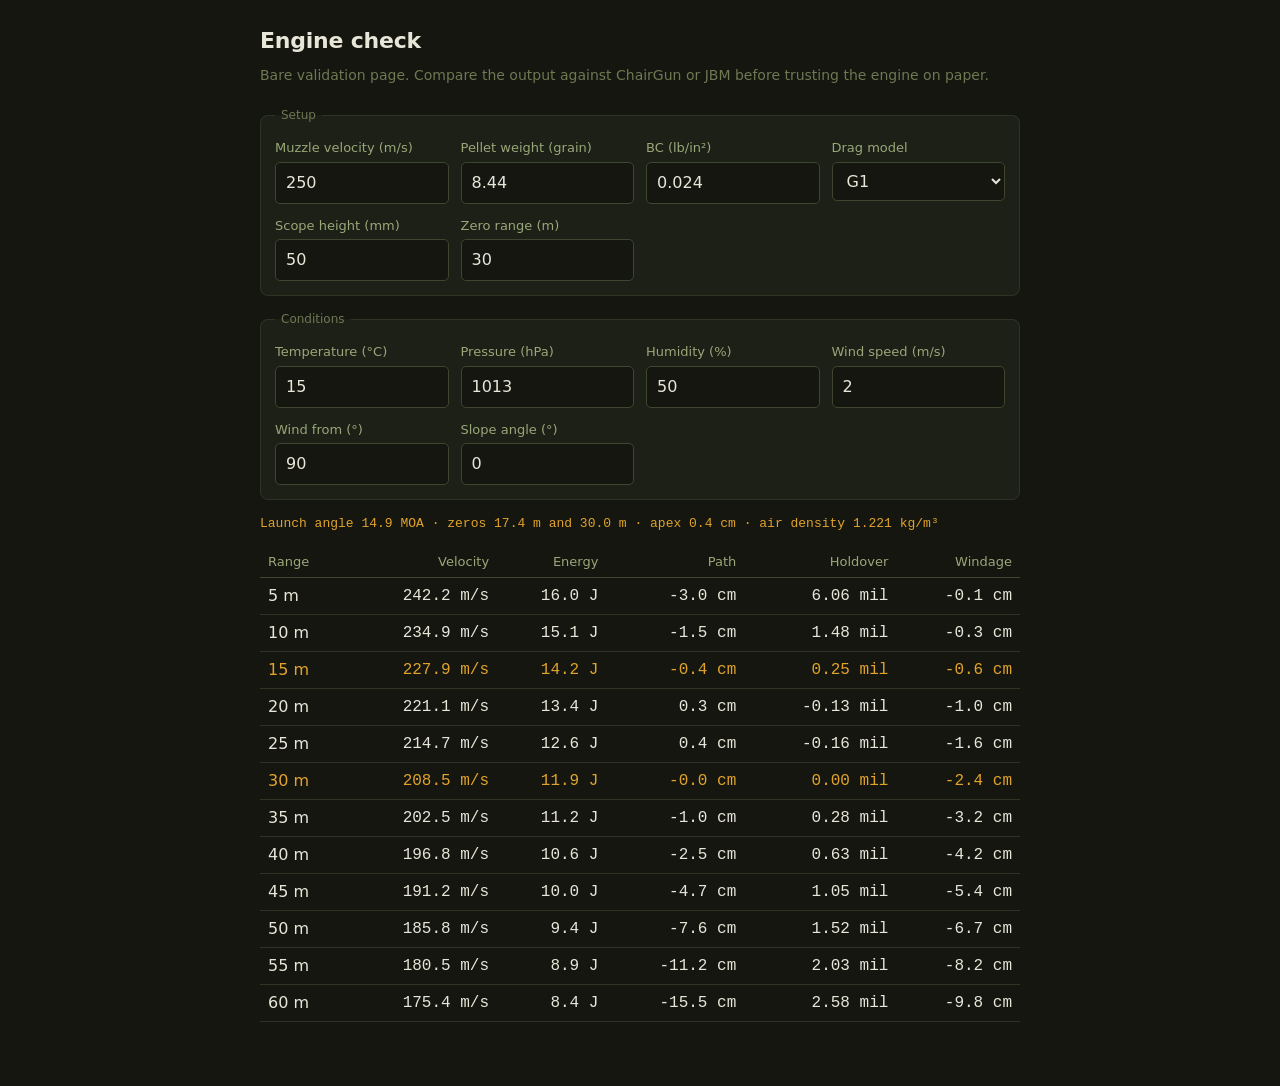
<file: rangecard/check.html>
<!DOCTYPE html>
<html lang="en" data-theme="field">
<head>
<meta charset="utf-8">
<meta name="viewport" content="width=device-width, initial-scale=1">
<title>Range Card — engine check</title>
<link rel="icon" href="favicon.svg" type="image/svg+xml">
<link rel="icon" href="favicon.ico" sizes="32x32">
<link rel="apple-touch-icon" href="apple-touch-icon.png">
<link rel="stylesheet" href="theme.css">
<style>
  body { padding: 24px 16px 64px; }
  main { max-width: 760px; margin: 0 auto; }
  .grid { display: grid; grid-template-columns: repeat(auto-fit, minmax(150px, 1fr)); gap: 12px; }
  fieldset { border: 1px solid var(--line); border-radius: var(--radius); background: var(--panel);
             padding: 14px; margin: 0 0 14px; }
  legend { padding: 0 6px; color: var(--text-faint); font-size: 12px; }
  .summary { color: var(--accent); margin: 0 0 12px; font-family: var(--font-num); font-size: 13px; }
  .lead { color: var(--text-faint); margin: 0 0 20px; font-size: 14px; }
</style>
</head>
<body>
<main>
  <h1>Engine check</h1>
  <p class="lead">Bare validation page. Compare the output against ChairGun or JBM before trusting the engine on paper.</p>

  <fieldset>
    <legend>Setup</legend>
    <div class="grid">
      <div><label for="v0">Muzzle velocity (m/s)</label><input id="v0" type="number" value="250" step="1"></div>
      <div><label for="mass">Pellet weight (grain)</label><input id="mass" type="number" value="8.44" step="0.01"></div>
      <div><label for="bc">BC (lb/in²)</label><input id="bc" type="number" value="0.024" step="0.001"></div>
      <div><label for="drag">Drag model</label>
        <select id="drag"><option value="g1">G1</option><option value="flat">Flat (constant Cd)</option></select></div>
      <div><label for="sh">Scope height (mm)</label><input id="sh" type="number" value="50" step="1"></div>
      <div><label for="zero">Zero range (m)</label><input id="zero" type="number" value="30" step="1"></div>
    </div>
  </fieldset>

  <fieldset>
    <legend>Conditions</legend>
    <div class="grid">
      <div><label for="temp">Temperature (°C)</label><input id="temp" type="number" value="15" step="1"></div>
      <div><label for="press">Pressure (hPa)</label><input id="press" type="number" value="1013" step="1"></div>
      <div><label for="rh">Humidity (%)</label><input id="rh" type="number" value="50" step="1"></div>
      <div><label for="wind">Wind speed (m/s)</label><input id="wind" type="number" value="2" step="0.5"></div>
      <div><label for="wdir">Wind from (°)</label><input id="wdir" type="number" value="90" step="15"></div>
      <div><label for="slope">Slope angle (°)</label><input id="slope" type="number" value="0" step="1"></div>
    </div>
  </fieldset>

  <p class="summary" id="summary"></p>
  <table>
    <thead><tr><th>Range</th><th>Velocity</th><th>Energy</th><th>Path</th><th>Holdover</th><th>Windage</th></tr></thead>
    <tbody id="rows"></tbody>
  </table>
</main>

<script src="ballistics.js"></script>
<script>
(function () {
  var u = Ballistics.units;
  var ids = ['v0','mass','bc','drag','sh','zero','temp','press','rh','wind','wdir','slope'];
  var el = {};
  ids.forEach(function (id) { el[id] = document.getElementById(id); });

  function num(id) { return parseFloat(el[id].value) || 0; }

  function render() {
    var atm = Ballistics.atmosphere({
      tempC: num('temp'),
      pressurePa: u.hpaToPa(num('press')),
      humidity: num('rh') / 100
    });

    var distances = [];
    for (var d = 5; d <= 60; d += 5) distances.push(d);

    var t = Ballistics.trajectory({
      muzzleVelocity: num('v0'),
      mass: u.grainToKg(num('mass')),
      bc: num('bc'),
      dragModel: el.drag.value,
      scopeHeight: u.mmToM(num('sh')),
      zeroRange: num('zero'),
      slopeDeg: num('slope'),
      windSpeed: num('wind'),
      windFromDeg: num('wdir'),
      atmosphere: atm,
      maxRange: 65,
      distances: distances
    });

    var zeros = t.zeros.map(function (z) { return z.toFixed(1) + ' m'; }).join(' and ');
    document.getElementById('summary').textContent =
      'Launch angle ' + t.zeroAngleMoa.toFixed(1) + ' MOA · zeros ' + (zeros || 'none') +
      ' · apex ' + (t.maxOrdinate * 100).toFixed(1) + ' cm · air density ' +
      atm.density.toFixed(3) + ' kg/m³';

    document.getElementById('rows').innerHTML = t.rows.map(function (r) {
      var isZero = t.zeros.some(function (z) { return Math.abs(z - r.distance) < 2.5; });
      return '<tr' + (isZero ? ' style="color: var(--accent)"' : '') + '>' +
        '<td>' + r.distance + ' m</td>' +
        '<td class="n">' + r.velocity.toFixed(1) + ' m/s</td>' +
        '<td class="n">' + r.energy.toFixed(1) + ' J</td>' +
        '<td class="n">' + r.dropCm.toFixed(1) + ' cm</td>' +
        '<td class="n">' + r.holdMil.toFixed(2) + ' mil</td>' +
        '<td class="n">' + r.driftCm.toFixed(1) + ' cm</td>' +
      '</tr>';
    }).join('');
  }

  ids.forEach(function (id) { el[id].addEventListener('input', render); });
  render();
})();
</script>
</body>
</html>
</file>
<file: rangecard/theme.css>
/* theme.css — Range Card
 *
 * Every colour in the app lives in this file and nowhere else. The rest of the
 * site only ever uses var(--…), so adding a theme means adding one block below
 * plus one line in theme.js.
 *
 * Themes switch through the data-theme attribute on <html>:
 *   <html data-theme="field">  field card, the default, for daylight
 *   <html data-theme="night">  night optics, easier on the eyes indoors
 *
 * Tokens are named after their role, never after a colour. So --accent, never
 * --amber: the name has to stay true once the theme changes.
 */

:root,
[data-theme="field"] {
  color-scheme: dark;

  --bg:            #14160F;
  --panel:         #1C2016;
  --panel-raised:  #242A1B;
  --line:          #2E3423;
  --line-strong:   #3E4630;

  --text:          #E8E6D9;
  --text-dim:      #9BA679;
  --text-faint:    #6E7853;

  --accent:        #E2A32B;
  --accent-hover:  #F0B948;
  --on-accent:     #241A02;

  --good:          #8B9663;
  --warn:          #E2A32B;
  --bad:           #D9533C;

  --focus:         #E2A32B;
  --selection:     #3E4630;
}

[data-theme="night"] {
  color-scheme: dark;

  --bg:            #0B0E12;
  --panel:         #141920;
  --panel-raised:  #1B222B;
  --line:          #232A33;
  --line-strong:   #323C47;

  --text:          #C9D2DA;
  --text-dim:      #8A97A5;
  --text-faint:    #5C6B7A;

  --accent:        #E5484D;
  --accent-hover:  #F26A6E;
  --on-accent:     #180507;

  --good:          #4FA97F;
  --warn:          #D9913C;
  --bad:           #E5484D;

  --focus:         #E5484D;
  --selection:     #2A333D;
}

/* Sizing and typography are theme independent. Only colour changes, otherwise
 * the layout shifts every time you switch. */
:root {
  --font-ui: "Archivo Narrow", system-ui, -apple-system, sans-serif;
  --font-num: "JetBrains Mono", ui-monospace, SFMono-Regular, Menlo, monospace;

  --radius: 8px;
  --radius-sm: 5px;
  --pad: 16px;
  --gap: 12px;
  --maxw: 860px;
}

* { box-sizing: border-box; }

html, body {
  margin: 0;
  background: var(--bg);
  color: var(--text);
}

body {
  font-family: var(--font-ui);
  font-size: 16px;
  line-height: 1.5;
  -webkit-text-size-adjust: 100%;
}

::selection { background: var(--selection); color: var(--text); }

h1, h2, h3 { font-weight: 600; letter-spacing: -0.01em; margin: 0 0 8px; }
h1 { font-size: 22px; }
h2 { font-size: 18px; }
h3 { font-size: 15px; color: var(--text-dim); font-weight: 500; }

a { color: var(--accent); text-decoration-thickness: 1px; text-underline-offset: 2px; }

.panel {
  background: var(--panel);
  border: 1px solid var(--line);
  border-radius: var(--radius);
  padding: var(--pad);
}

.num { font-family: var(--font-num); font-variant-numeric: tabular-nums; }

label { display: block; font-size: 13px; color: var(--text-dim); margin-bottom: 4px; }

input, select, button {
  font: inherit;
  color: var(--text);
  background: var(--bg);
  border: 1px solid var(--line-strong);
  border-radius: var(--radius-sm);
  padding: 8px 10px;
}

input, select { width: 100%; }

input:focus-visible, select:focus-visible, button:focus-visible, a:focus-visible {
  outline: 2px solid var(--focus);
  outline-offset: 1px;
}

button { cursor: pointer; background: var(--panel-raised); }
button:hover { border-color: var(--accent); }

button.primary {
  background: var(--accent);
  border-color: var(--accent);
  color: var(--on-accent);
  font-weight: 600;
}
button.primary:hover { background: var(--accent-hover); border-color: var(--accent-hover); }

/* Theme switch in the header */
.theme-switch { display: inline-flex; border: 1px solid var(--line-strong); border-radius: var(--radius-sm); overflow: hidden; }
.theme-switch button {
  border: 0; border-radius: 0; padding: 6px 12px; font-size: 13px;
  background: transparent; color: var(--text-dim);
}
.theme-switch button[aria-pressed="true"] { background: var(--panel-raised); color: var(--accent); }

table { width: 100%; border-collapse: collapse; }
th { font-size: 13px; font-weight: 500; color: var(--text-dim); text-align: right; padding: 6px 8px; border-bottom: 1px solid var(--line-strong); }
td { text-align: right; padding: 6px 8px; border-bottom: 1px solid var(--line); }
th:first-child, td:first-child { text-align: left; }
td.n { font-family: var(--font-num); font-variant-numeric: tabular-nums; }

@media (prefers-reduced-motion: no-preference) {
  button, input, select { transition: border-color .12s ease, background-color .12s ease; }
}
</file>
<file: rangecard/app.css>
/* app.css — Range Card
 *
 * Layout only. Colours come from theme.css; nothing here may hardcode a hex
 * value, or it will break the moment the theme switches.
 */

/* black-translucent puts the status bar over the page, so the safe-area insets
 * are what keep the masthead out from under the clock and the notch. They
 * evaluate to zero everywhere else, so this costs nothing in a browser. */
body {
  padding-top: env(safe-area-inset-top);
  padding-right: calc(16px + env(safe-area-inset-right));
  padding-bottom: calc(24px + env(safe-area-inset-bottom));
  padding-left: calc(16px + env(safe-area-inset-left));
}

/* An explicit display on a class beats the hidden attribute, which silently
 * breaks every hidden element in the page. Put hidden back in charge. */
[hidden] { display: none !important; }

.wrap { max-width: var(--maxw); margin: 0 auto; }

.masthead {
  display: flex;
  align-items: flex-end;
  justify-content: space-between;
  gap: var(--gap);
  padding: 24px 0 16px;
  border-bottom: 1px solid var(--line-strong);
  margin-bottom: 20px;
}

.masthead h1 { margin: 0; line-height: 1; }
.masthead p { margin: 4px 0 0; font-size: 13px; color: var(--text-faint); }

/* Phone first: the two panes sit side by side in a horizontal scroller with
 * snap points, so one swipe moves between setup and card. On a laptop there is
 * room for both at once, so the scroller becomes a plain two-column grid and
 * the pager disappears. Same markup, same state, both ways. */
.columns {
  display: flex;
  gap: 20px;
  align-items: start;
  overflow-x: auto;
  scroll-snap-type: x mandatory;
  overscroll-behavior-x: contain;
  scrollbar-width: none;
}
.columns::-webkit-scrollbar { display: none; }
.columns > * { flex: 0 0 100%; scroll-snap-align: start; }

/* Two dots under the panes rather than a pager bar: it says you can swipe
 * without spending a row of screen on saying it. Still buttons, so they can be
 * tapped and read out. */
.pager { display: flex; justify-content: center; gap: 7px; padding: 9px 0 3px; flex: none; }
.pager button {
  width: 7px;
  height: 7px;
  padding: 0;
  border: 0;
  border-radius: 999px;
  background: var(--line-strong);
  transition: width .15s ease, background-color .15s ease;
}
.pager button[aria-pressed="true"] { width: 20px; background: var(--accent); }
.pager button:hover { background: var(--text-dim); }
.pager button[aria-pressed="true"]:hover { background: var(--accent); }

/* One plot at a time, on any screen. The segmented pair is the only control,
 * so what it says is what you get. */
.col-results.has-reticle .chart { display: none; }

@media (min-width: 860px) {
  .columns {
    display: grid;
    grid-template-columns: 300px minmax(0, 1fr);
    overflow-x: visible;
    scroll-snap-type: none;
  }
  .columns > * { flex: none; }
  .col-inputs { position: sticky; top: 16px; }
  .pager { display: none; }
}

.stack { display: flex; flex-direction: column; gap: var(--gap); }

/* Flex children shrink by default. Once a pane has a fixed height that turns
 * into everything inside being squeezed to fit instead of the pane scrolling:
 * readouts clipped mid-digit, the graph flattened to a strip, the table down to
 * nothing. These blocks keep their natural height and the pane scrolls. */
.stack > * { flex-shrink: 0; }

/* Grid and flex children default to min-width: auto, so a wide child (the
 * table, a number input at its intrinsic size) can push the whole page wider
 * than the viewport instead of shrinking or scrolling inside its own box.
 * Landscape has enough room to hide it; portrait does not. */
.columns > *, .stack > *, .fields > *, .row > * { min-width: 0; }
input, select { min-width: 0; }

fieldset {
  border: 1px solid var(--line);
  border-radius: var(--radius);
  background: var(--panel);
  padding: 12px 14px 14px;
  margin: 0;
}

legend { padding: 0 6px; font-size: 12px; color: var(--text-faint); }

.fields { display: grid; grid-template-columns: 1fr 1fr; gap: 10px; }
.fields .wide { grid-column: 1 / -1; }

.row { display: flex; gap: 8px; align-items: center; }
.row > * { flex: 1; }
.row > .shrink { flex: 0 0 auto; }

/* Summary readouts above the chart */
.readouts { display: grid; grid-template-columns: repeat(auto-fit, minmax(120px, 1fr)); gap: 1px; background: var(--line); border: 1px solid var(--line); border-radius: var(--radius); overflow: hidden; }
.readout { background: var(--panel); padding: 10px 12px; }
.readout span { display: block; font-size: 12px; color: var(--text-faint); }
.readout strong { display: block; font-family: var(--font-num); font-size: 20px; font-weight: 500; color: var(--accent); font-variant-numeric: tabular-nums; }
.readout strong small { font-size: 12px; color: var(--text-dim); font-weight: 400; }

.chart { width: 100%; height: auto; display: block; background: var(--panel); border: 1px solid var(--line); border-radius: var(--radius); }

.table-wrap { border: 1px solid var(--line); border-radius: var(--radius); background: var(--panel); overflow-x: auto; -webkit-overflow-scrolling: touch; }
.table-wrap table { min-width: 520px; }
.table-wrap th:first-child, .table-wrap td:first-child { padding-left: 14px; }
.table-wrap th:last-child, .table-wrap td:last-child { padding-right: 14px; }
tr.is-zero td { color: var(--accent); }
tbody tr:last-child td { border-bottom: 0; }

details > summary {
  cursor: pointer;
  font-size: 13px;
  color: var(--text-dim);
  padding: 4px 0;
  list-style-position: inside;
}
details > summary:hover { color: var(--accent); }
details[open] > summary { margin-bottom: 10px; }

.hint { font-size: 12px; color: var(--text-faint); margin: 8px 0 0; }
.hint strong { color: var(--text-dim); font-weight: 500; }

.sr-only {
  position: absolute; width: 1px; height: 1px; padding: 0; margin: -1px;
  overflow: hidden; clip: rect(0 0 0 0); white-space: nowrap; border: 0;
}

/* Icon-only buttons, sized to match a text input next to them */
.icon-btn {
  display: inline-flex;
  align-items: center;
  justify-content: center;
  width: 38px;
  height: 38px;
  padding: 0;
  color: var(--text-dim);
}
.icon-btn:hover { color: var(--accent); border-color: var(--accent); }
.icon-btn.armed { color: var(--bad); border-color: var(--bad); }

#profileNote:empty { display: none; }

/* Phones: each pane keeps its own scroll position.
 *
 * With the page as one long document both panes share the document's scroll,
 * so scrolling the setup pane moves the card pane with it and swiping lands
 * you halfway down the other screen. Pinning the shell to the viewport and
 * letting each pane scroll inside itself gives them separate positions, and
 * keeps the pager reachable instead of scrolled off the top. */
@media (max-width: 859.98px) {
  html, body { height: 100%; }

  body {
    height: 100vh;
    height: 100dvh;
    /* --app-height tracks the visual viewport, so the shell shrinks when the
     * keyboard covers half the screen instead of leaving a blank block behind
     * it. See setAppHeight() in app.js. */
    height: var(--app-height, 100dvh);
    display: flex;
    flex-direction: column;
    overflow: hidden;
    padding-bottom: 0;
  }

  .wrap { display: flex; flex-direction: column; flex: 1; min-height: 0; width: 100%; }

  .columns { flex: 1; min-height: 0; align-items: stretch; }

  .columns > * {
    height: 100%;
    overflow-y: auto;
    -webkit-overflow-scrolling: touch;
    overscroll-behavior-y: contain;
    padding-bottom: calc(24px + env(safe-area-inset-bottom));
  }
}

/* Portrait phones */
@media (max-width: 460px) {
  /* No bottom padding here: this block comes after the phone layout above and
   * would put back the padding that has to stay zero while the shell is pinned
   * to the viewport, cutting the bottom off the scrolling pane. */
  body {
    padding-right: calc(12px + env(safe-area-inset-right));
    padding-left: calc(12px + env(safe-area-inset-left));
  }
  .masthead { padding: 18px 0 12px; margin-bottom: 16px; }
  .fields { gap: 8px; }
  .table-wrap table { min-width: 430px; }
  .table-wrap th, .table-wrap td { padding: 6px; }
  .readout strong { font-size: 17px; }
  .readouts { grid-template-columns: repeat(3, 1fr); }
  .readout { padding: 7px 8px; }
  .readout span { font-size: 11px; }
  .readout strong small { font-size: 11px; }
  .panel-head { gap: 8px; }
}

/* Result view switch */
.panel-head { display: flex; flex-wrap: wrap; gap: 10px; align-items: center; }

.seg { display: inline-flex; border: 1px solid var(--line-strong); border-radius: var(--radius-sm); overflow: hidden; }
.seg button {
  border: 0; border-radius: 0; padding: 6px 12px; font-size: 13px;
  background: transparent; color: var(--text-dim);
}
.seg button[aria-pressed="true"] { background: var(--panel-raised); color: var(--accent); }

.toggle { display: inline-flex; align-items: center; gap: 6px; font-size: 13px; color: var(--text-dim); margin: 0; }
.toggle input { width: auto; accent-color: var(--accent); }

.reticle {
  display: block;
  width: 100%;
  height: auto;
  background: var(--panel);
  border: 1px solid var(--line);
  border-radius: var(--radius);
}
#reticleNote { text-align: center; }
</file>
<file: rangecard/print.css>
/* print.css — Range Card
 *
 * Turns the screen into a card you can cut out and tape to the stock.
 *
 * Colours come from the theme tokens, so printing is mostly a matter of
 * redefining those tokens for paper. That beats hunting for colours element by
 * element, and it means a new theme never breaks printing.
 *
 * What gets printed: the summary block, the table, and the reticle if it is
 * open on screen. Not the chart. At the firing line you read numbers; the chart
 * carries nothing the table doesn't, and it costs a third of the card.
 */

@page {
  size: A4 portrait;
  margin: 12mm;
}

@media print {

  :root,
  [data-theme="field"],
  [data-theme="night"] {
    --bg: #fff;
    --panel: #fff;
    --panel-raised: #fff;
    --line: #c8c8c8;
    --line-strong: #8a8a8a;
    --text: #000;
    --text-dim: #333;
    --text-faint: #555;
    --accent: #000;
    --accent-hover: #000;
    --on-accent: #fff;
    --good: #000;
    --warn: #000;
    --bad: #000;
    color-scheme: light;
  }

  html, body {
    background: #fff;
    color: #000;
    padding: 0;
    margin: 0;
    font-size: 9pt;
  }

  /* Everything that only makes sense on screen */
  .masthead,
  .col-inputs,
  .panel-head,
  .chart,
  .readouts,
  .col-results > .hint,
  #reticleNote {
    display: none !important;
  }

  /* The phone layout pins the shell to the viewport and scrolls inside the
   * panes. On paper that would clip everything to one screen. */
  html, body {
    height: auto;
    display: block;
    overflow: visible;
  }

  .wrap { display: block; }

  .columns { display: block; }

  .columns > * { height: auto; overflow: visible; }

  .col-results {
    display: block;
    width: 85mm;
    border: 1px dashed #999;
    border-radius: 0;
    padding: 4mm;
  }

  .stack { display: block; }

  .print-only { display: block !important; }

  .print-head { margin: 0 0 3mm; }

  .print-head h2 {
    font-size: 12pt;
    font-weight: 600;
    margin: 0 0 1mm;
    letter-spacing: 0;
  }

  .print-head p {
    margin: 0 0 0.8mm;
    font-size: 8pt;
    line-height: 1.35;
    color: #222;
  }

  .print-head .meta { color: #555; }

  .table-wrap {
    border: 0;
    border-radius: 0;
    overflow: visible;
    background: none;
  }

  .table-wrap table { min-width: 0; width: 100%; }

  th, td {
    padding: 0.7mm 1mm !important;
    font-size: 8pt;
    border-bottom: 0.4pt solid #ddd;
  }

  th {
    border-bottom: 0.8pt solid #000;
    color: #000;
  }

  /* Velocity and energy are interesting at the bench, not on the card */
  th:nth-child(2), td:nth-child(2),
  th:nth-child(3), td:nth-child(3) { display: none; }

  tr.is-zero td { font-weight: 600; }

  #reticleWrap { margin-top: 3mm; page-break-inside: avoid; }

  .reticle {
    border: 0.4pt solid #bbb;
    border-radius: 0;
    width: 60mm;
    margin: 0 auto;
  }

  a[href]::after { content: ""; }
}

/* The summary block exists only for paper */
.print-only { display: none; }
</file>
